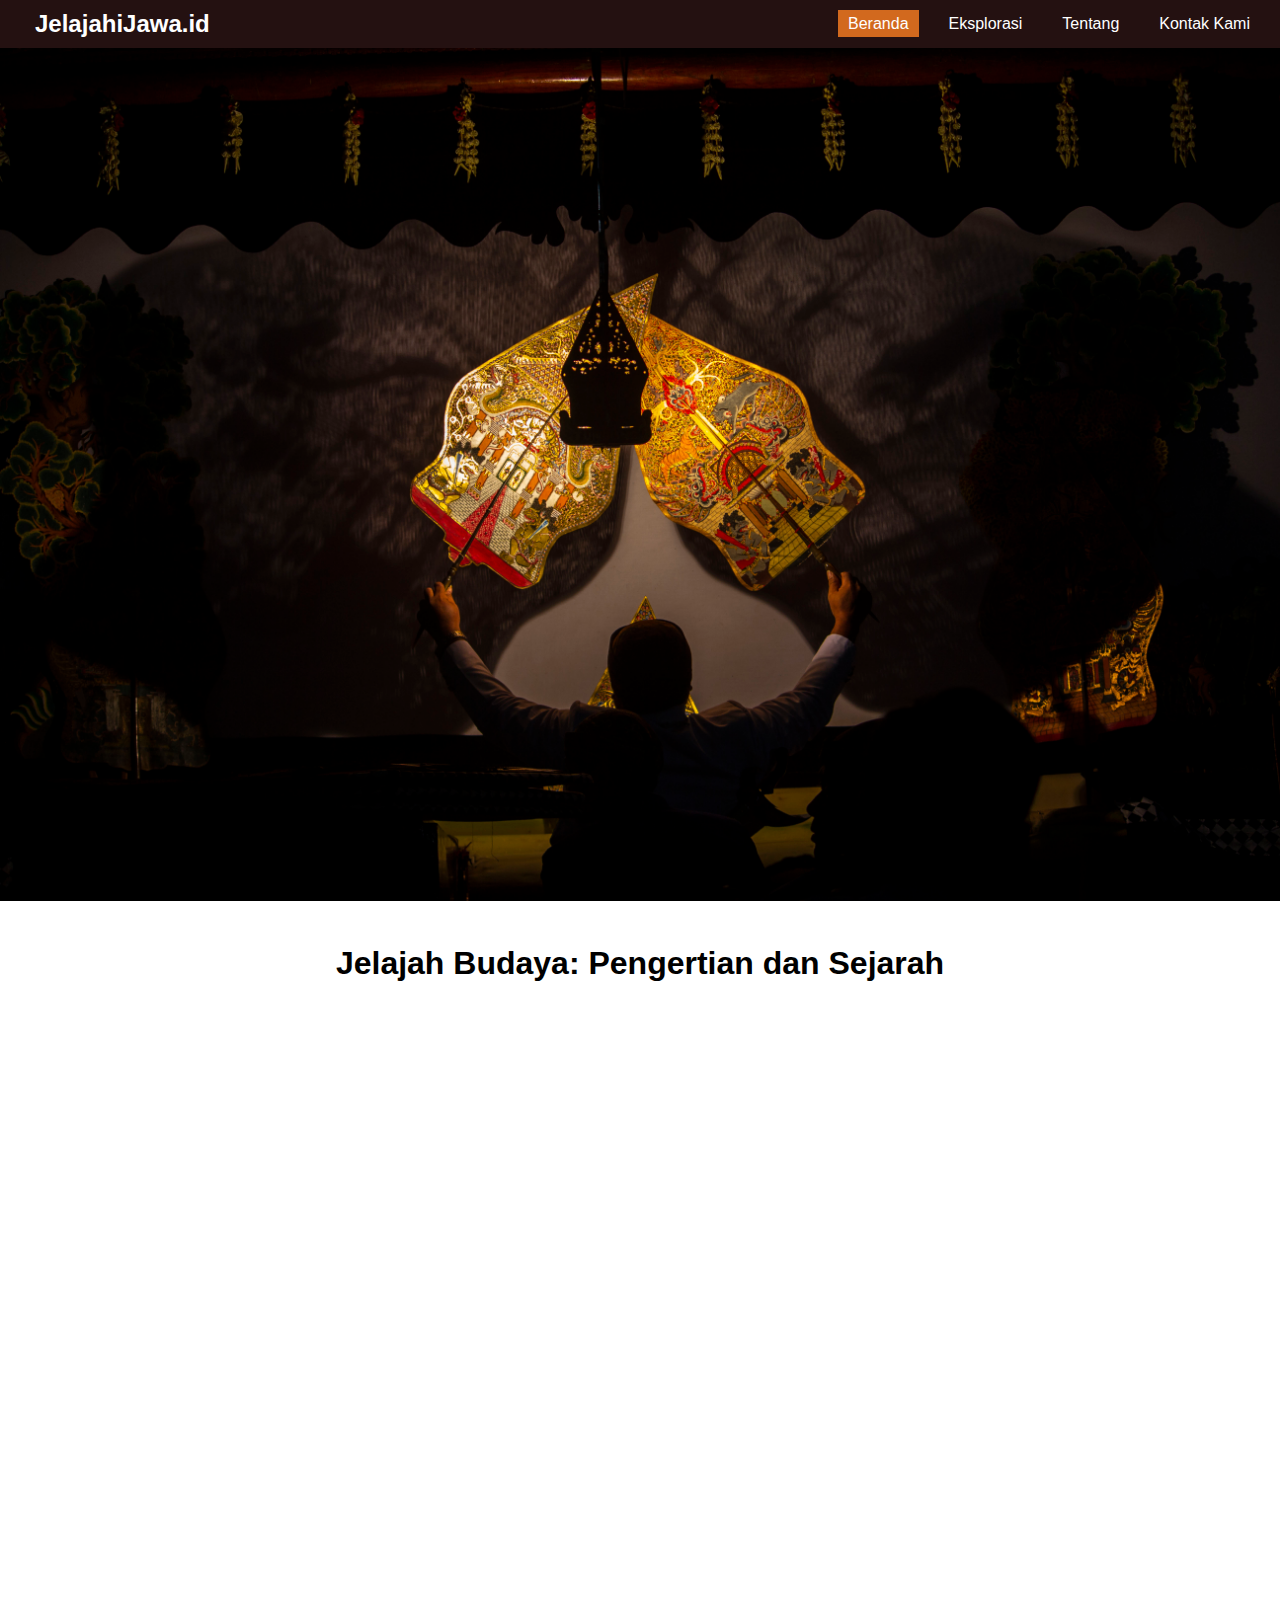
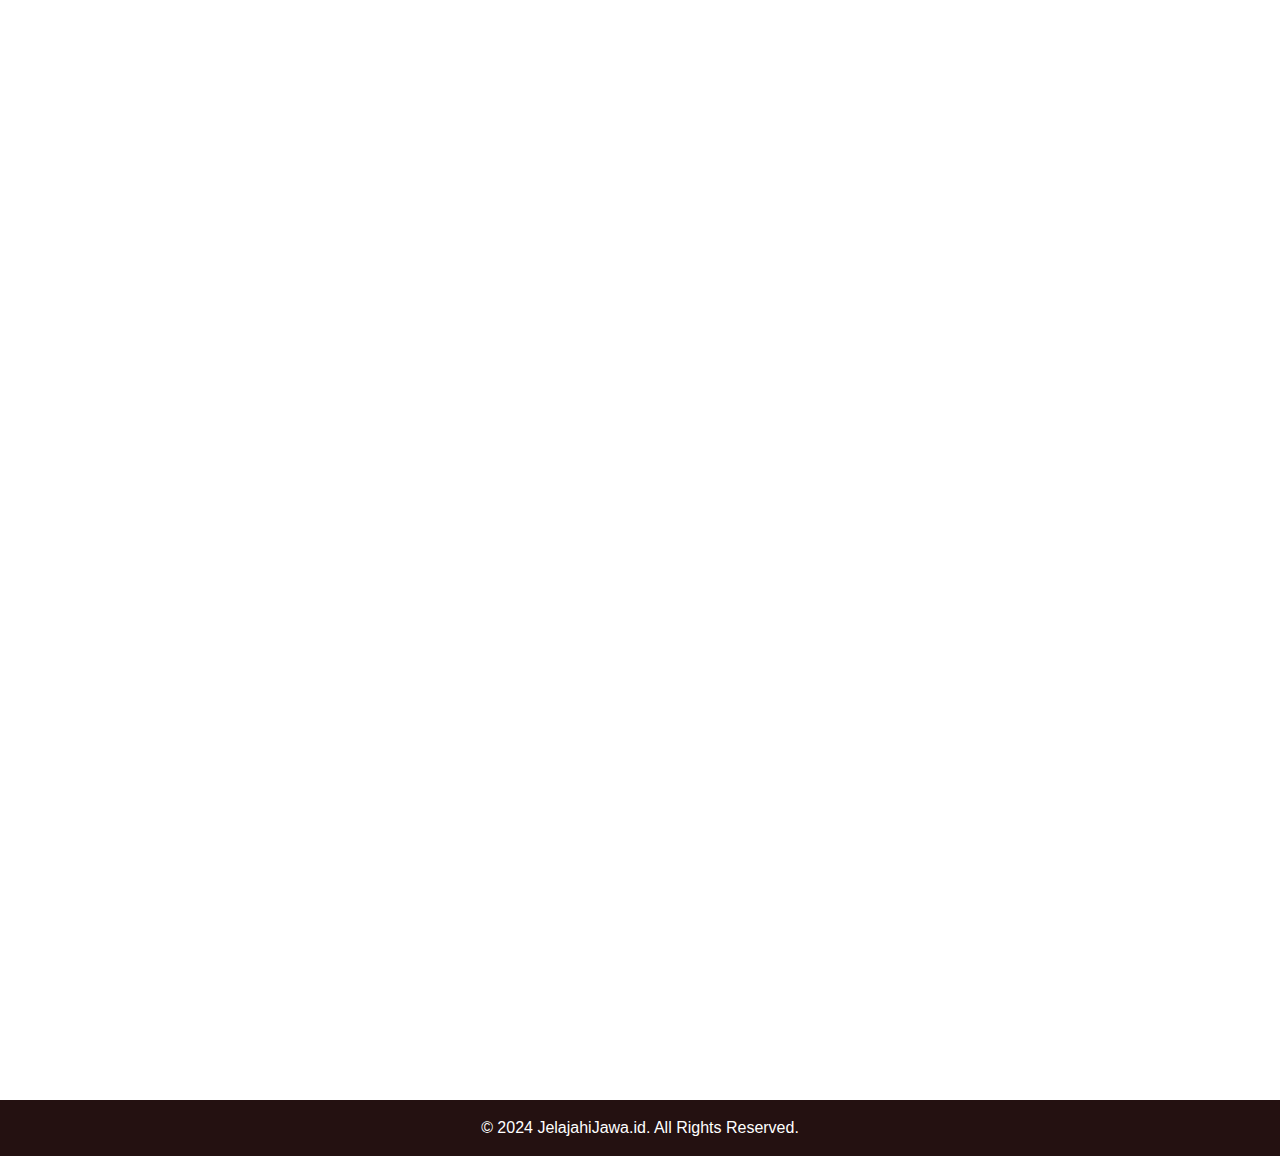
<file: JelajahiJawa.id/index.html>
<!DOCTYPE html>
<html lang="en">
<head>
    <meta charset="UTF-8">
    <meta name="viewport" content="width=device-width, initial-scale=1.0">
    <meta name="dicoding:email" content="salmanardi26@gmail.com">
    <title>Beranda - JelajahiJawa.id</title>
    <link rel="stylesheet" href="./src/style/style.css">
    <link rel="icon" href="./asset/img/icontab.jpeg" type="image/jpeg">
</head>
<body>
    <header>
        <nav>
            <div class="logo">JelajahiJawa.id</div>
            <button class="toggle-button">&#9776;</button>
            <ul class="nav-links">
                <li><a href="#" class="active">Beranda</a></li>
                <li><a href="eksplorasi.html">Eksplorasi</a></li>
                <li><a href="tentang.html">Tentang</a></li>
                <li><a href="kontak.html">Kontak Kami</a></li>
            </ul>
        </nav>
    </header>
    <div class="hero">
        <img src="./asset/img/Background.jpg" alt="Hero Image">
        <h1 class="welcome-text">WELCOME TO JELAJAHIJAWA.ID</h1>
    </div>
    <main>
        <h2 class="section-title">Jelajah Budaya: Pengertian dan Sejarah</h2>
        <div class="info-boxes">
            <div class="info-box right">
                <h3>Adat Istiadat</h3>
                <p>
                    Adat istiadat di Indonesia adalah norma, nilai, dan kebiasaan yang diwariskan secara turun-temurun dalam masyarakat yang mencerminkan identitas dan budaya suatu daerah. 
                    Sejarahnya bermula dari zaman prasejarah ketika masyarakat Indonesia mulai membentuk komunitas-komunitas dengan struktur sosial yang sederhana. Melalui proses akulturasi dan interaksi dengan budaya lain, 
                    seperti India, Tiongkok, Arab, dan Eropa, adat istiadat Indonesia berkembang dan memperkaya keragaman budaya nusantara. Setiap daerah memiliki adat istiadat yang unik, mencakup upacara adat, hukum adat, 
                    seni, dan cara hidup, yang semuanya tetap lestari hingga kini dan menjadi bagian integral dari kehidupan masyarakat Indonesia.
                </p>
            </div>
            <div class="info-box left">
                <h3>Seni</h3>
                <p>Seni di Indonesia mencakup berbagai bentuk ekspresi budaya yang berkembang sejak zaman prasejarah hingga modern. 
                    Sejarah seni di Indonesia dimulai dari peninggalan seni prasejarah seperti lukisan gua di Sulawesi dan patung megalitik di Sumatra. 
                    Pada periode Hindu-Buddha, seni berkembang pesat dengan munculnya candi-candi megah seperti Borobudur dan Prambanan. 
                    Pengaruh Islam pada abad ke-13 membawa seni kaligrafi dan arsitektur masjid. Masa kolonial Belanda memperkenalkan seni Barat, yang kemudian diadaptasi oleh seniman Indonesia seperti Raden Saleh. 
                    Setelah kemerdekaan, seni di Indonesia berkembang dengan gaya modern dan kontemporer, mencerminkan identitas nasional dan dinamika sosial-politik. Seni rupa, tari, musik, dan teater terus bertransformasi, 
                    menunjukkan keragaman budaya dan kreativitas masyarakat Indonesia.
                </p>
            </div>
            <div class="info-box right">
                <h3>Tradisi</h3>
                <p>Tradisi di Indonesia mencakup beragam praktik budaya yang kaya dan beraneka ragam, dari upacara adat hingga seni pertunjukan yang memukau. 
                    Tradisi-tradisi ini telah berkembang sejak zaman kuno, dipengaruhi oleh berbagai etnis, agama, dan periode sejarah. 
                    Sejarah Indonesia yang panjang dan keragaman geografisnya telah menciptakan keragaman tradisi yang unik di setiap wilayahnya, 
                    menjadi warisan budaya yang berharga dan menjadi bagian integral dari identitas bangsa Indonesia.
                </p>
            </div>
            <div class="info-box left">
                <h3>Bahasa</h3>
                <p>Bahasa Indonesia adalah bahasa resmi dan lingua franca di Indonesia, digunakan oleh lebih dari 270 juta orang. 
                    Bahasa ini merupakan bahasa resmi negara sejak kemerdekaan Indonesia pada tahun 1945, meskipun sebelumnya telah ada upaya untuk menstandardisasikan bahasa Melayu sebagai bahasa nasional. 
                    Proses standardisasi dimulai pada awal abad ke-20 dengan diluncurkannya Ejaan Van Ophuysen pada tahun 1901, kemudian diikuti oleh Ejaan Republik pada tahun 1947. Bahasa Indonesia terus berkembang seiring waktu, 
                    mengintegrasikan kata-kata dari berbagai bahasa daerah di Indonesia serta bahasa-bahasa asing.
                </p>
            </div>
            <div class="info-box right">
                <h3>Nilai-Nilai Budaya</h3>
                <p>Nilai-nilai budaya di Indonesia mencakup keragaman yang kaya, meliputi kebersamaan, gotong royong, rasa hormat terhadap leluhur, serta semangat religiusitas. 
                    Sejarahnya dipengaruhi oleh peradaban Hindu-Buddha dan Islam, di mana kearifan lokal menyatu dengan ajaran-ajaran agama tersebut. Nilai-nilai ini terus berkembang seiring waktu, 
                    dipengaruhi oleh pengalaman kolonialisme, gerakan nasionalis, dan modernisasi, tetapi tetap menjadi pondasi kuat dalam kehidupan sosial dan budaya masyarakat Indonesia.
                </p>
            </div>
        </div>
    </main>
    <footer>
        <p>&copy; 2024 JelajahiJawa.id. All Rights Reserved.</p>
    </footer>
    <script type="module" src="./src/scripts/scripts.js"></script>
</body>
</html>
</file>
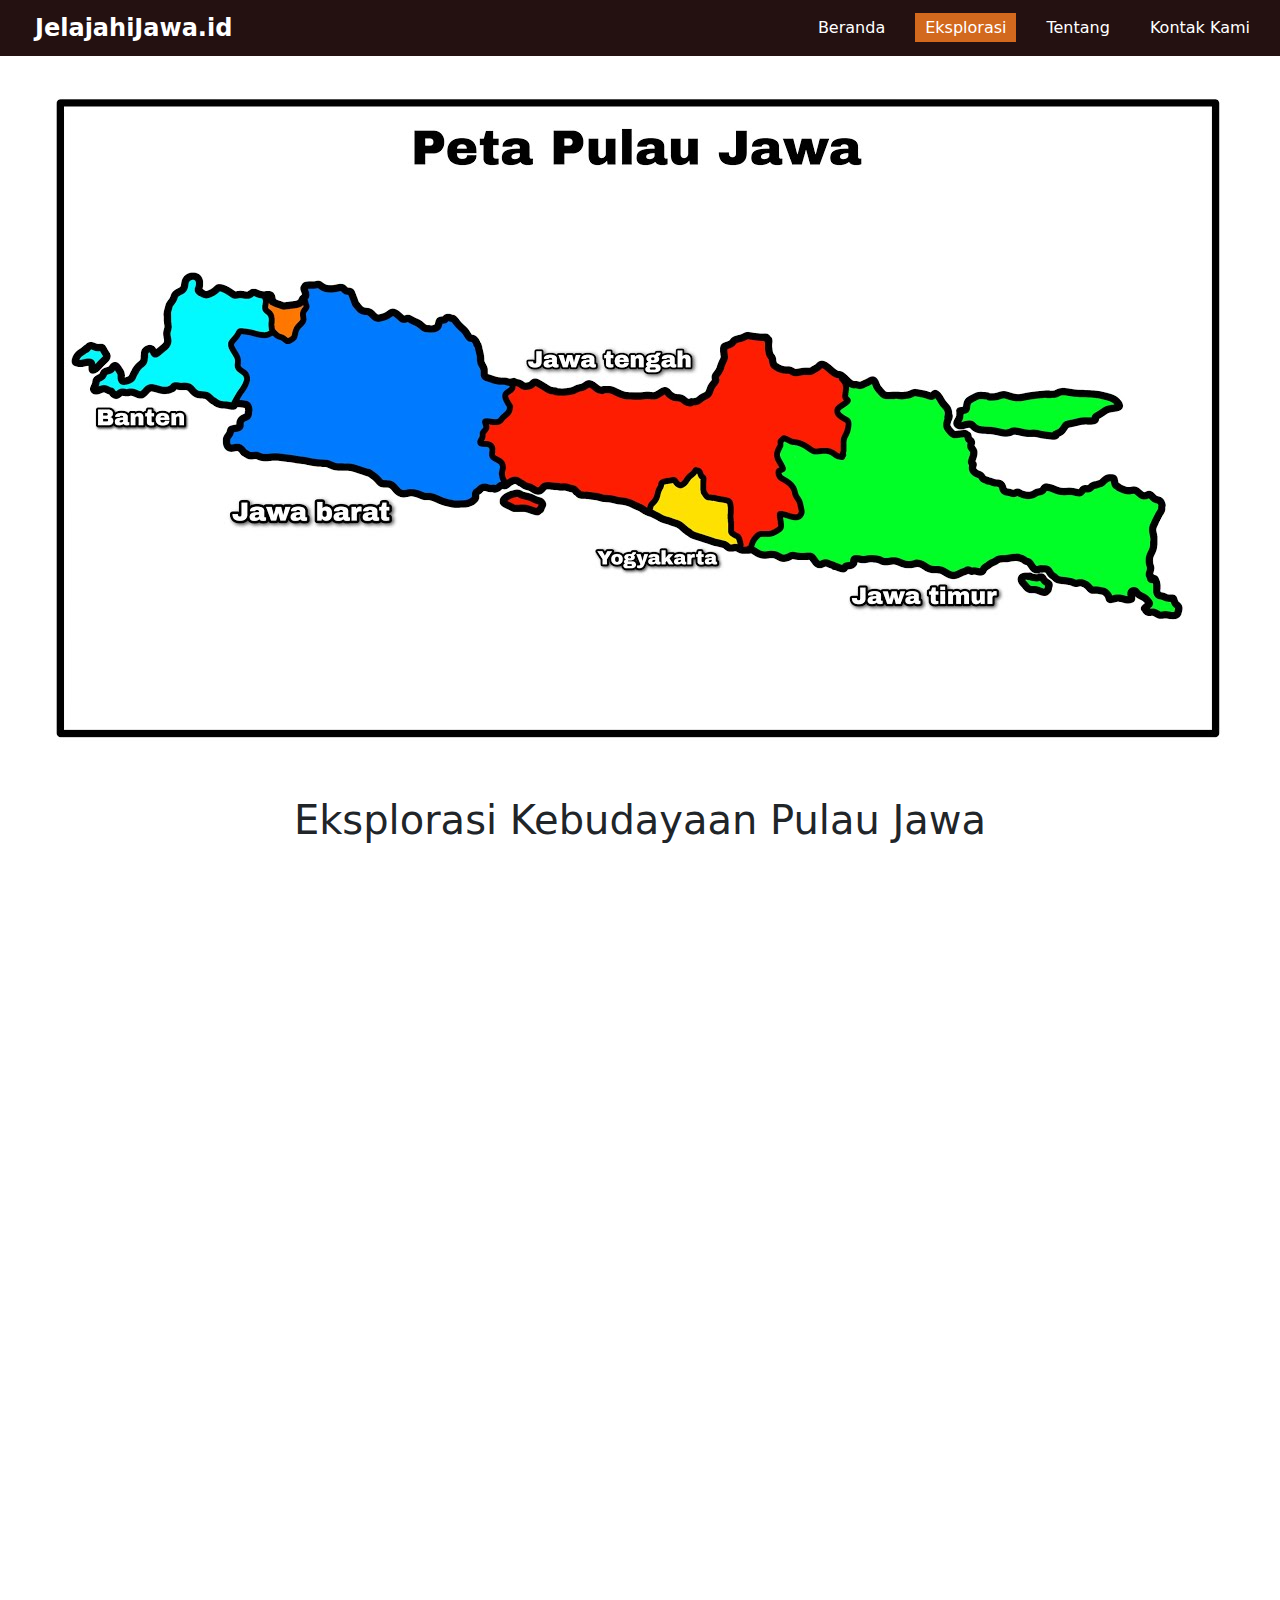
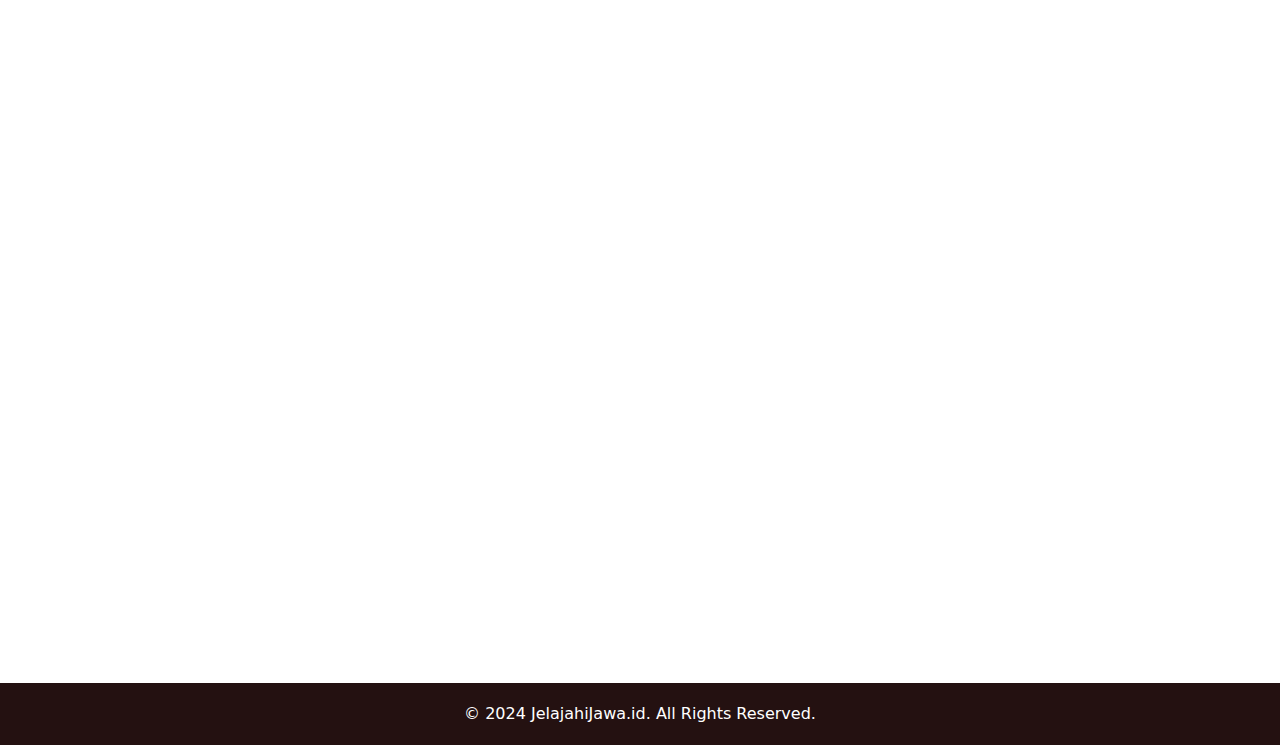
<file: JelajahiJawa.id/eksplorasi.html>
<!DOCTYPE html>
<html lang="id">
  <head>
    <meta charset="UTF-8" />
    <meta name="viewport" content="width=device-width, initial-scale=1.0" />
    <title>Eksplorasi - JelajahiJawa.id</title>
    <link rel="stylesheet" href="./src/style/eksplorasi.css" />
    <link href="https://cdn.jsdelivr.net/npm/bootstrap@5.3.3/dist/css/bootstrap.min.css" rel="stylesheet" />
    <script src="https://cdn.jsdelivr.net/npm/bootstrap@5.3.3/dist/js/bootstrap.bundle.min.js"></script>
    <link rel="icon" href="./asset/img/icontab.jpeg" type="image/jpeg" />
    <link rel="stylesheet" href="https://unpkg.com/aos@next/dist/aos.css" />
  </head>
  <body>
    <navbar-eksplorasi></navbar-eksplorasi>
    <section class="hero-image">
      <img src="./asset/img/petajawa.jpg" alt="peta Jawa" />
    </section>
    <main>
      <div class="content">
        <article>
          <h1 class="judul">Eksplorasi Kebudayaan Pulau Jawa</h1>
          <section class="card-content">
            <div class="card box-content" style="width: 100%">
              <img src="./asset/img/banten.jpg" class="card-img-top" alt="Banten" data-aos="zoom-in" data-aos-delay="50" />
              <div class="card-body">
                <h5 class="card-title">Banten</h5>
                <p class="card-text">
                  Provinsi Banten terletak di ujung barat Pulau Jawa dan berbatasan langsung dengan DKI Jakarta. Diresmikan sebagai provinsi pada tahun 2000, Banten memiliki ibu kota di Serang. Provinsi ini kaya akan sejarah dan budaya,
                  dengan peninggalan Kerajaan Banten yang berjaya pada abad ke-16 hingga ke-17 sebagai pusat perdagangan dan penyebaran agama Islam.
                </p>
                <a href="./src/templates/banten.html" class="btn btn-warning">Lihat Detail</a>
              </div>
            </div>
            <div class="card box-content" style="width: 100%">
              <img src="./asset/img/jawabarat.jpg" class="card-img-top" alt="Jawa Barat" data-aos="zoom-in" data-aos-delay="100" />
              <div class="card-body">
                <h5 class="card-title">Jawa Barat</h5>
                <p class="card-text">
                  Provinsi Jawa Barat merupakan salah satu provinsi yang terletak di bagian barat Pulau Jawa, Indonesia. Wilayah ini memiliki keanekaragaman budaya, sejarah, dan alam yang kaya. Jawa Barat merupakan tempat asal suku Sunda,
                  yang memiliki tradisi dan kesenian khas seperti tari jaipong, angklung, dan wayang golek. Selain itu, provinsi ini juga memiliki Warisan Budaya Tak Benda seperti angklung dan tari kuda lumping.
                </p>
                <a href="./src/templates/jawabarat.html" class="btn btn-warning">Lihat Detail</a>
              </div>
            </div>
            <div class="card box-content" style="width: 100%">
              <img src="./asset/img/Jakarta.jpg" class="card-img-top" alt="DKI Jakarta" data-aos="zoom-in" data-aos-delay="150" />
              <div class="card-body">
                <h5 class="card-title">DKI Jakarta</h5>
                <p class="card-text">
                  DKI Jakarta adalah provinsi dan ibu kota Indonesia yang terletak di Pulau Jawa. Sebagai pusat politik, ekonomi, dan budaya negara, Jakarta merupakan kota metropolitan yang padat penduduk dan memiliki keberagaman etnis
                  serta budaya yang kaya. Selain sebagai pusat pemerintahan, Jakarta juga menjadi pusat bisnis, perdagangan, dan industri yang penting di Indonesia. Wilayah Jakarta terdiri dari lima kabupaten administratif, yaitu Jakarta
                  Pusat, Jakarta Utara, Jakarta Barat, Jakarta Timur, dan Jakarta Selatan.
                </p>
                <a href="./src/templates/dki-jakarta.html" class="btn btn-warning">Lihat Detail</a>
              </div>
            </div>
            <div class="card box-content" style="width: 100%">
              <img src="./asset/img/DIY.jpg" class="card-img-top" alt="DI Yogyakarta" data-aos-delay="200" data-aos="zoom-in" />
              <div class="card-body">
                <h5 class="card-title">DI Yogyakarta</h5>
                <p class="card-text">
                  Provinsi Daerah Istimewa Yogyakarta (DIY) adalah salah satu daerah yang kaya akan budaya dan sejarah di Indonesia. DIY dikenal sebagai pusat kebudayaan Jawa yang memadukan tradisi, seni, dan kearifan lokal dengan
                  modernitas. Keraton Yogyakarta, sebagai simbol kekuasaan dan kebudayaan, menjadi pusat kegiatan budaya tradisional seperti wayang kulit, tari Jawa, dan gamelan.
                </p>
                <a href="./src/templates/di-yogyakarta.html" class="btn btn-warning">Lihat Detail</a>
              </div>
            </div>
            <div class="card box-content" style="width: 100%">
              <img src="./asset/img/jawatengah.jpg" class="card-img-top" alt="Jawa Tengah" data-aos="zoom-in" data-aos-delay="250" />
              <div class="card-body">
                <h5 class="card-title">Jawa Tengah</h5>
                <p class="card-text">
                  Jawa Tengah, terletak di tengah Pulau Jawa, memiliki kekayaan budaya yang meliputi berbagai tradisi, seni, dan warisan sejarah. Sebagai pusat kebudayaan Jawa, provinsi ini memainkan peran penting dalam mempertahankan dan
                  mewarisi budaya Jawa yang kaya. Salah satu ciri khasnya adalah keberagaman keraton, seperti Keraton Kasunanan Surakarta dan Keraton Yogyakarta, yang menjadi pusat seni, budaya, dan kepercayaan tradisional.
                </p>
                <a href="./src/templates/jawatengah.html" class="btn btn-warning">Lihat Detail</a>
              </div>
            </div>
            <div class="card box-content" style="width: 100%">
              <img src="./asset/img/jawatimur.jpg" class="card-img-top" data-aos-delay="300" alt="Jawa Timur" data-aos="zoom-in" />
              <div class="card-body">
                <h5 class="card-title">Jawa Timur</h5>
                <p class="card-text">
                  Provinsi Jawa Timur, terletak di bagian timur Pulau Jawa, adalah salah satu provinsi terbesar di Indonesia yang kaya akan keberagaman budaya, alam, dan sejarah. Dikenal sebagai "Bumi Jawa", provinsi ini memiliki beragam
                  kebudayaan tradisional, termasuk seni pertunjukan seperti Reog Ponorogo, tari-tarian daerah, dan musik tradisional. Jawa Timur juga memiliki kekayaan arsitektur dan situs bersejarah, seperti Candi Penataran dan Candi Jago,
                  yang menjadi saksi bisu peradaban masa lampau.
                </p>
                <a href="./src/templates/jawatimur.html" class="btn btn-warning">Lihat Detail</a>
              </div>
            </div>
          </section>
        </article>
      </div>

    </main>

    <footer-eksplorasi></footer-eksplorasi>

    <script src="https://unpkg.com/aos@next/dist/aos.js"></script>
    <script>
      const boxContent = document.querySelectorAll(".box-content");
      boxContent.forEach((box, index) => {
        box.dataset.aos = "fade-down-left";
        box.dataset.aosDelay = index * 200;
        box.dataset.aosDuration = 2500;
      });
      AOS.init({
        once: true,
        duration: 2000,
      });
    </script>
    <script type="module" src="./src/scripts/scripts.js"></script>
  </body>
    <script type="module" src="./src/scripts/scripts.js"></script>
</body>
</html>
</file>
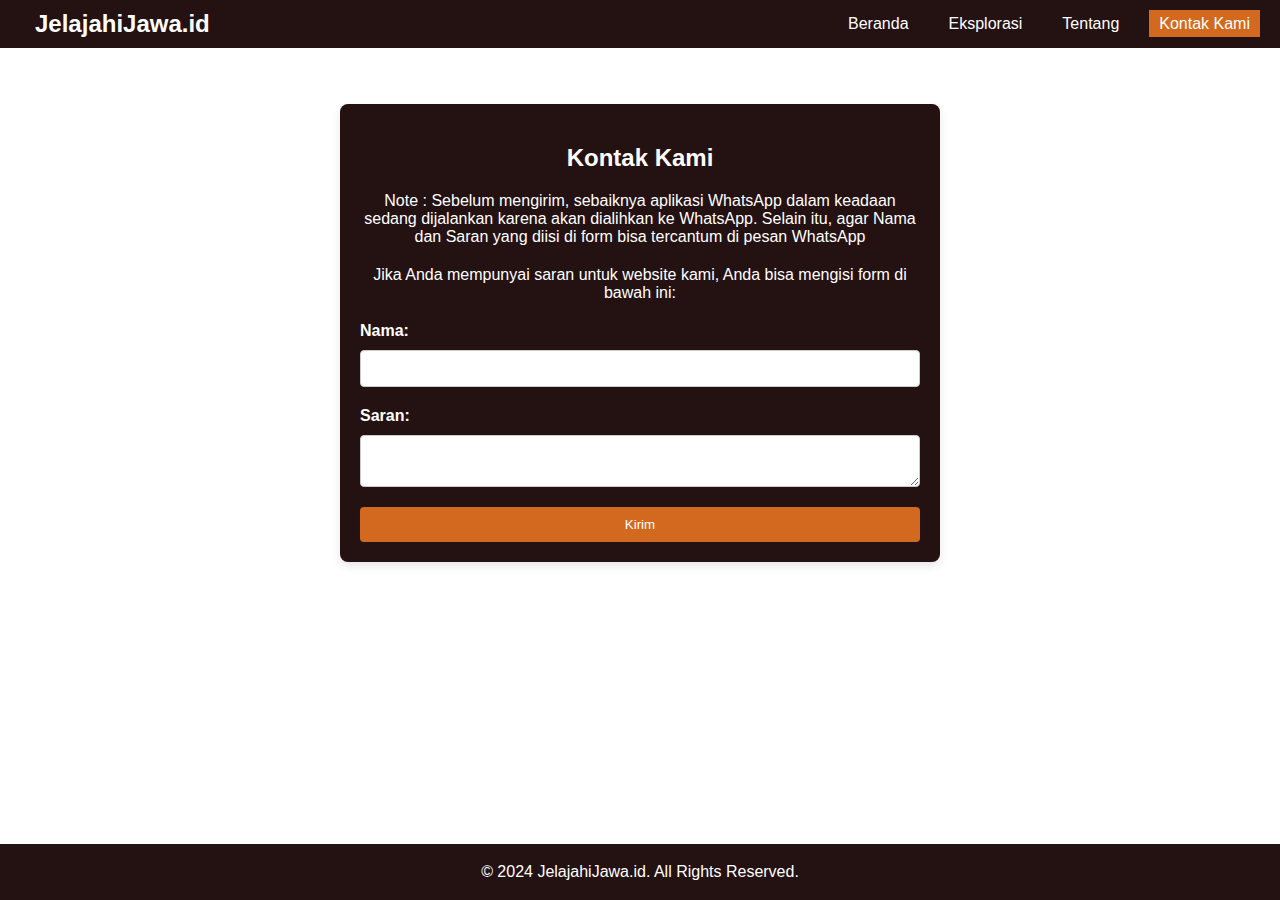
<file: JelajahiJawa.id/kontak.html>
<!DOCTYPE html>
<html lang="en">
<head>
    <meta charset="UTF-8">
    <meta name="viewport" content="width=device-width, initial-scale=1.0">
    <title>Kontak Kami - JelajahiJawa.id</title>
    <link rel="stylesheet" href="./src/style/kontak.css">
    <link rel="icon" href="./asset/img/icontab.jpeg" type="image/jpeg">
</head>
<body>
    <header>
        <nav>
            <div class="logo">JelajahiJawa.id</div>
            <button class="toggle-button">&#9776;</button>
            <ul class="nav-links">
                <li><a href="index.html">Beranda</a></li>
                <li><a href="eksplorasi.html">Eksplorasi</a></li>
                <li><a href="tentang.html">Tentang</a></li>
                <li><a href="#"class="active">Kontak Kami</a></li>
            </ul>
        </nav>
    </header>
    <main><br><br>
        <section class="contact-form">
            <div class="form-card">
                <h2>Kontak Kami</h2>
                <p>Note : Sebelum mengirim, sebaiknya aplikasi WhatsApp dalam keadaan sedang dijalankan karena akan dialihkan ke WhatsApp. 
                    Selain itu, agar Nama dan Saran yang diisi di form bisa tercantum di pesan WhatsApp</p>
                <p>Jika Anda mempunyai saran untuk website kami, Anda bisa mengisi form di bawah ini:</p>
                <form id="contact-form">
                    <label for="name">Nama:</label>
                    <input type="text" id="name" name="name" required>

                    <label for="suggestion">Saran:</label>
                    <textarea id="suggestion" name="suggestion" required></textarea>

                    <button type="submit">Kirim</button>
                </form>
            </div>
        </section>
    </main>
    <footer>
        <p>&copy; 2024 JelajahiJawa.id. All Rights Reserved.</p>
    </footer>
    <script type="module" src="./src/scripts/kontak.js"></script>
</body>
</html>
</file>
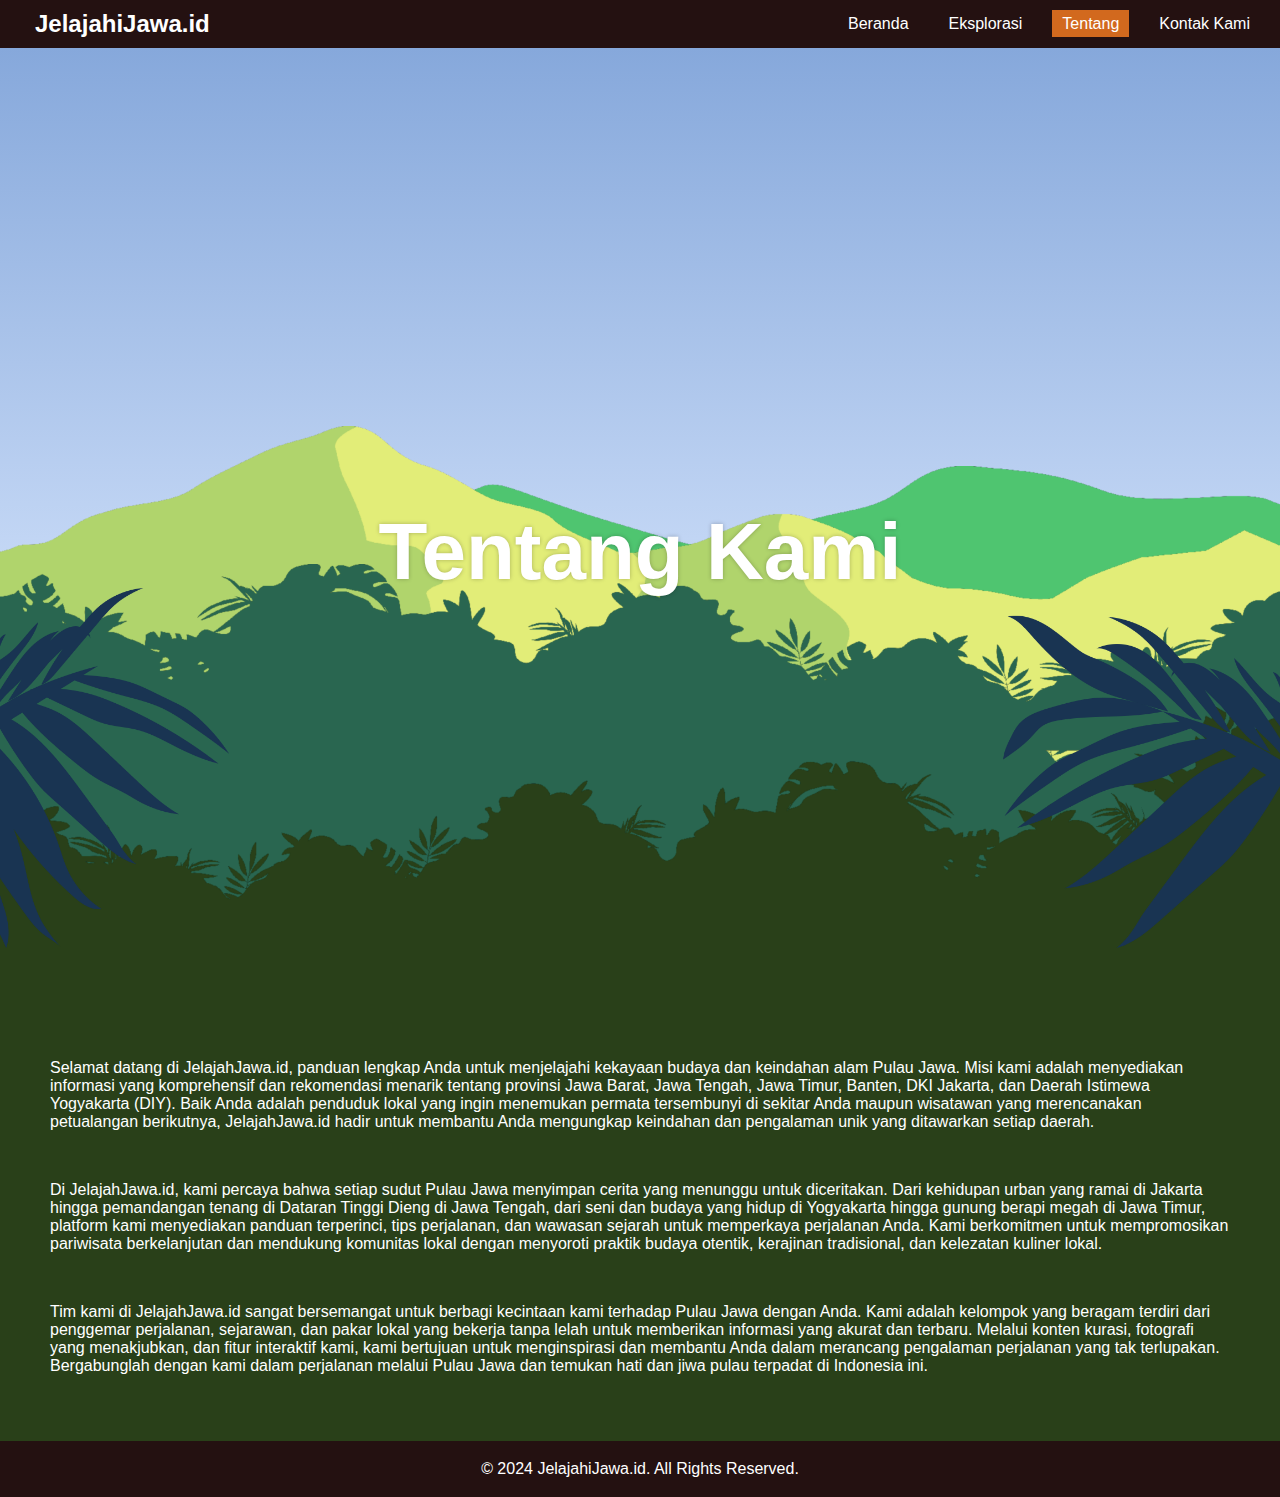
<file: JelajahiJawa.id/tentang.html>
<!DOCTYPE html>
<html lang="en">
<head>
    <meta charset="UTF-8">
    <meta name="viewport" content="width=device-width, initial-scale=1.0">
    <title>Tentang Kami - JelajahiJawa.id</title>
    <link rel="stylesheet" href="./src/style/tentang.css">
    <link rel="icon" href="./asset/img/icontab.jpeg" type="image/jpeg">
</head>
<body>
    <header>
        <nav>
            <div class="logo">JelajahiJawa.id</div>
            <button class="toggle-button">&#9776;</button>
            <ul class="nav-links">
                <li><a href="index.html">Beranda</a></li>
                <li><a href="eksplorasi.html">Eksplorasi</a></li>
                <li><a href="#" class="active">Tentang</a></li>
                <li><a href="kontak.html">Kontak Kami</a></li>
            </ul>            
        </nav>
    </header>    

    <section class="home">
        <img src="./asset/tentang/mount2.png" class="mount2">
        <img src="./asset/tentang/mount1.png" class="mount1">
        <img src="./asset/tentang/bush2.png" class="bush2">

        <h1 class="title">Tentang Kami</h1>

        <img src="./asset/tentang/bush1.png" class="bush1">
        <img src="./asset/tentang/leaf2.png" class="leaf2">
        <img src="./asset/tentang/leaf1.png" class="leaf1">
    </section>

    <section class="about">
        <h1></h1>
        <br>
        <p>Selamat datang di JelajahJawa.id, panduan lengkap Anda untuk menjelajahi kekayaan budaya dan keindahan alam Pulau Jawa. Misi kami adalah menyediakan informasi yang komprehensif dan rekomendasi menarik tentang provinsi Jawa Barat, Jawa Tengah, Jawa Timur, Banten, DKI Jakarta, dan Daerah Istimewa Yogyakarta (DIY). Baik Anda adalah penduduk lokal yang ingin menemukan permata tersembunyi di sekitar Anda maupun wisatawan yang merencanakan petualangan berikutnya, JelajahJawa.id hadir untuk membantu Anda mengungkap keindahan dan pengalaman unik yang ditawarkan setiap daerah.</p>
        <br>
        <p>Di JelajahJawa.id, kami percaya bahwa setiap sudut Pulau Jawa menyimpan cerita yang menunggu untuk diceritakan. Dari kehidupan urban yang ramai di Jakarta hingga pemandangan tenang di Dataran Tinggi Dieng di Jawa Tengah, dari seni dan budaya yang hidup di Yogyakarta hingga gunung berapi megah di Jawa Timur, platform kami menyediakan panduan terperinci, tips perjalanan, dan wawasan sejarah untuk memperkaya perjalanan Anda. Kami berkomitmen untuk mempromosikan pariwisata berkelanjutan dan mendukung komunitas lokal dengan menyoroti praktik budaya otentik, kerajinan tradisional, dan kelezatan kuliner lokal.</p>
        <br>
        <p>Tim kami di JelajahJawa.id sangat bersemangat untuk berbagi kecintaan kami terhadap Pulau Jawa dengan Anda. Kami adalah kelompok yang beragam terdiri dari penggemar perjalanan, sejarawan, dan pakar lokal yang bekerja tanpa lelah untuk memberikan informasi yang akurat dan terbaru. Melalui konten kurasi, fotografi yang menakjubkan, dan fitur interaktif kami, kami bertujuan untuk menginspirasi dan membantu Anda dalam merancang pengalaman perjalanan yang tak terlupakan. Bergabunglah dengan kami dalam perjalanan melalui Pulau Jawa dan temukan hati dan jiwa pulau terpadat di Indonesia ini.</p>
    </section>

    <footer>
        <p>&copy; 2024 JelajahiJawa.id. All Rights Reserved.</p>
    </footer>
    <script src="./src/scripts/tentang.js"></script>
    <script type="module" src="./src/scripts/scripts.js"></script>
</body>
</html>
</file>
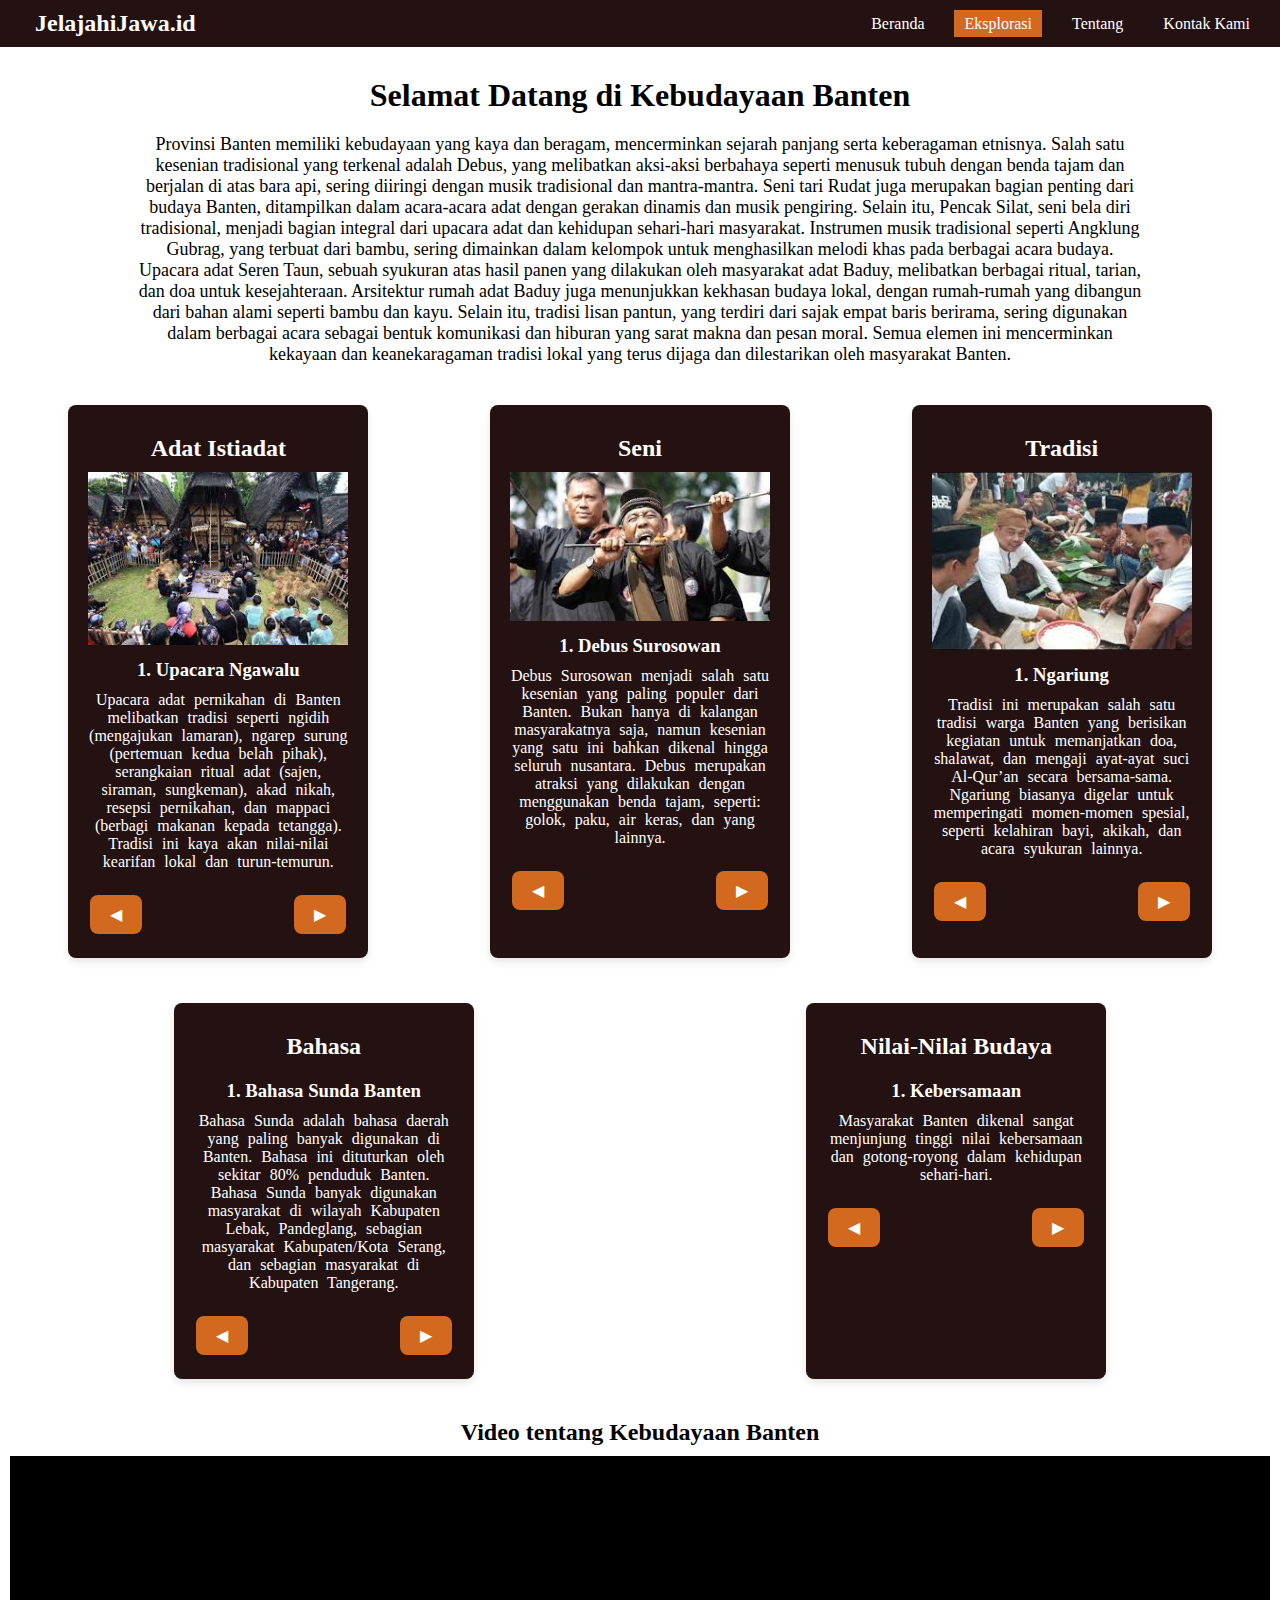
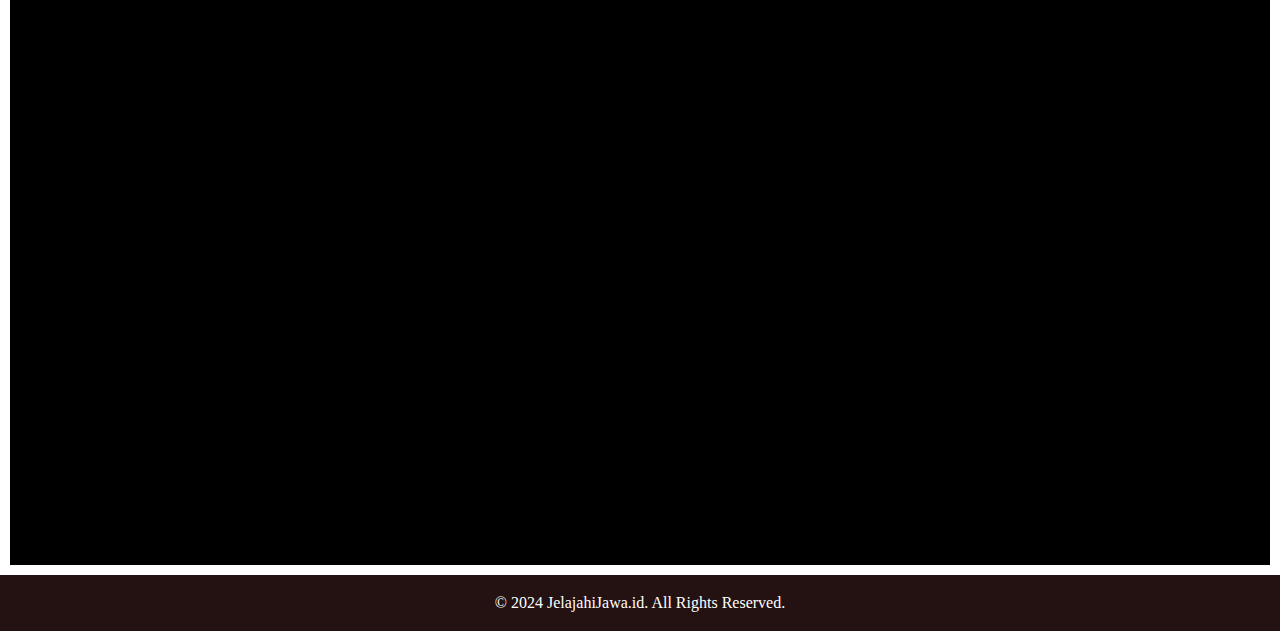
<file: JelajahiJawa.id/src/templates/banten.html>
<!DOCTYPE html>
<html lang="en">
<head>
    <meta charset="UTF-8">
    <meta name="viewport" content="width=device-width, initial-scale=1.0">
    <title>Kebudayaan Banten</title>
    <link rel="stylesheet" href="../style/eksplorasi.css">
    <link rel="icon" href="../../asset/img/icontab.jpeg" type="image/jpeg">
</head>
<body>
    <navbar-eksplorasi></navbar-eksplorasi>
    <main>
        <article class="content">
            <section class="judul-content">
                <h1 class="animated-text">Selamat Datang di Kebudayaan Banten</h1>
                <p class="animated-text">Provinsi Banten memiliki kebudayaan yang kaya dan beragam, mencerminkan sejarah panjang serta keberagaman etnisnya. Salah satu kesenian tradisional yang terkenal adalah Debus, yang melibatkan aksi-aksi berbahaya seperti menusuk tubuh dengan benda tajam dan berjalan di atas bara api, sering diiringi dengan musik tradisional dan mantra-mantra. Seni tari Rudat juga merupakan bagian penting dari budaya Banten, ditampilkan dalam acara-acara adat dengan gerakan dinamis dan musik pengiring. Selain itu, Pencak Silat, seni bela diri tradisional, menjadi bagian integral dari upacara adat dan kehidupan sehari-hari masyarakat. Instrumen musik tradisional seperti Angklung Gubrag, yang terbuat dari bambu, sering dimainkan dalam kelompok untuk menghasilkan melodi khas pada berbagai acara budaya. Upacara adat Seren Taun, sebuah syukuran atas hasil panen yang dilakukan oleh masyarakat adat Baduy, melibatkan berbagai ritual, tarian, dan doa untuk kesejahteraan. Arsitektur rumah adat Baduy juga menunjukkan kekhasan budaya lokal, dengan rumah-rumah yang dibangun dari bahan alami seperti bambu dan kayu. Selain itu, tradisi lisan pantun, yang terdiri dari sajak empat baris berirama, sering digunakan dalam berbagai acara sebagai bentuk komunikasi dan hiburan yang sarat makna dan pesan moral. Semua elemen ini mencerminkan kekayaan dan keanekaragaman tradisi lokal yang terus dijaga dan dilestarikan oleh masyarakat Banten.</p>
            </section>
            <section class="grid">
                <div class="grid-item">
                    <h2>Adat Istiadat</h2>
                    <img id="adat-img" src="../../asset/img-banten/ngawalu.jfif" alt="adat banten">
                    <h3 id="adat-title">1. Upacara Ngawalu</h3>
                    <p id="adat-desc">Upacara adat pernikahan di Banten melibatkan tradisi seperti ngidih (mengajukan lamaran), ngarep surung (pertemuan kedua belah pihak), serangkaian ritual adat (sajen, siraman, sungkeman), akad nikah, resepsi pernikahan, dan mappaci (berbagi makanan kepada tetangga). Tradisi ini kaya akan nilai-nilai kearifan lokal dan turun-temurun.</p>
                    <div class="button-container">
                        <button onclick="prevAdat()">&#9664;</button>
                        <button onclick="nextAdat()">&#9654;</button>
                    </div>
                </div>
                <div class="grid-item">
                    <h2>Seni</h2>
                    <img id="seni-img" src="../../asset/img-banten/debu.jfif" alt="seni banten">
                    <h3 id="seni-title">1. Debus Surosowan</h3>
                    <p id="seni-desc">Debus Surosowan menjadi salah satu kesenian yang paling populer dari Banten. Bukan hanya di kalangan masyarakatnya saja, namun kesenian yang satu ini bahkan dikenal hingga seluruh nusantara. Debus merupakan atraksi yang dilakukan dengan menggunakan benda tajam, seperti: golok, paku, air keras, dan yang lainnya. </p>
                    <div class="button-container">
                        <button onclick="prevSeni()">&#9664;</button>
                        <button onclick="nextSeni()">&#9654;</button>
                    </div>
                </div>
                <div class="grid-item">
                    <h2>Tradisi</h2>
                    <img id="tradisi-img" src="../../asset/img-banten/ngariung.jfif" alt="tradisi banten">
                    <h3 id="tradisi-title">1. Ngariung</h3>
                    <p id="tradisi-desc">Tradisi ini merupakan salah satu tradisi warga Banten yang berisikan kegiatan untuk memanjatkan doa, shalawat, dan mengaji ayat-ayat suci Al-Qur’an secara bersama-sama. Ngariung biasanya digelar untuk memperingati momen-momen spesial, seperti kelahiran bayi, akikah, dan acara syukuran lainnya.</p>
                    <div class="button-container">
                        <button onclick="prevTradisi()">&#9664;</button>
                        <button onclick="nextTradisi()">&#9654;</button>
                    </div>
                </div>
                <div class="grid-item">
                    <h2>Bahasa</h2>
                    <h3 id="bahasa-title">1. Bahasa Sunda Banten</h3>
                    <p id="bahasa-desc">Bahasa Sunda adalah bahasa daerah yang paling banyak digunakan di Banten. Bahasa ini dituturkan oleh sekitar 80% penduduk Banten. Bahasa Sunda banyak digunakan masyarakat di wilayah Kabupaten Lebak, Pandeglang, sebagian masyarakat Kabupaten/Kota Serang, dan sebagian masyarakat di Kabupaten Tangerang.</p>
                    <div class="button-container">
                        <button onclick="prevBahasa()">&#9664;</button>
                        <button onclick="nextBahasa()">&#9654;</button>
                    </div>
                </div>
                <div class="grid-item">
                    <h2>Nilai-Nilai Budaya</h2>
                    <h3 id="nilai-budaya-title">1. Kebersamaan</h3>
                    <p id="nilai-budaya-desc">Masyarakat Banten dikenal sangat menjunjung tinggi nilai kebersamaan dan gotong-royong dalam kehidupan sehari-hari.</p>
                    <div class="button-container">
                        <button onclick="prevNilaiBudaya()">&#9664;</button>
                        <button onclick="nextNilaiBudaya()">&#9654;</button>
                    </div>
                </div>
            </section>
            <section class="video-container">
                <h2>Video tentang Kebudayaan Banten</h2>
                <div class="video-wrapper">
                    <iframe width="560" height="315" src="https://www.youtube.com/embed/l73jj4HHT_w?si=p60pNXhj51gqWRMe" title="YouTube video player" frameborder="0" allow="accelerometer; autoplay; clipboard-write; encrypted-media; gyroscope; picture-in-picture; web-share" referrerpolicy="strict-origin-when-cross-origin" allowfullscreen></iframe>
                </div>
            </section>
        </article>
    </main>
    <footer-eksplorasi></footer-eksplorasi>
    <script type="module" src="../scripts/scripts.js"></script>
    <script src="../scripts/banten.js"></script>
</body>
</html>
</file>
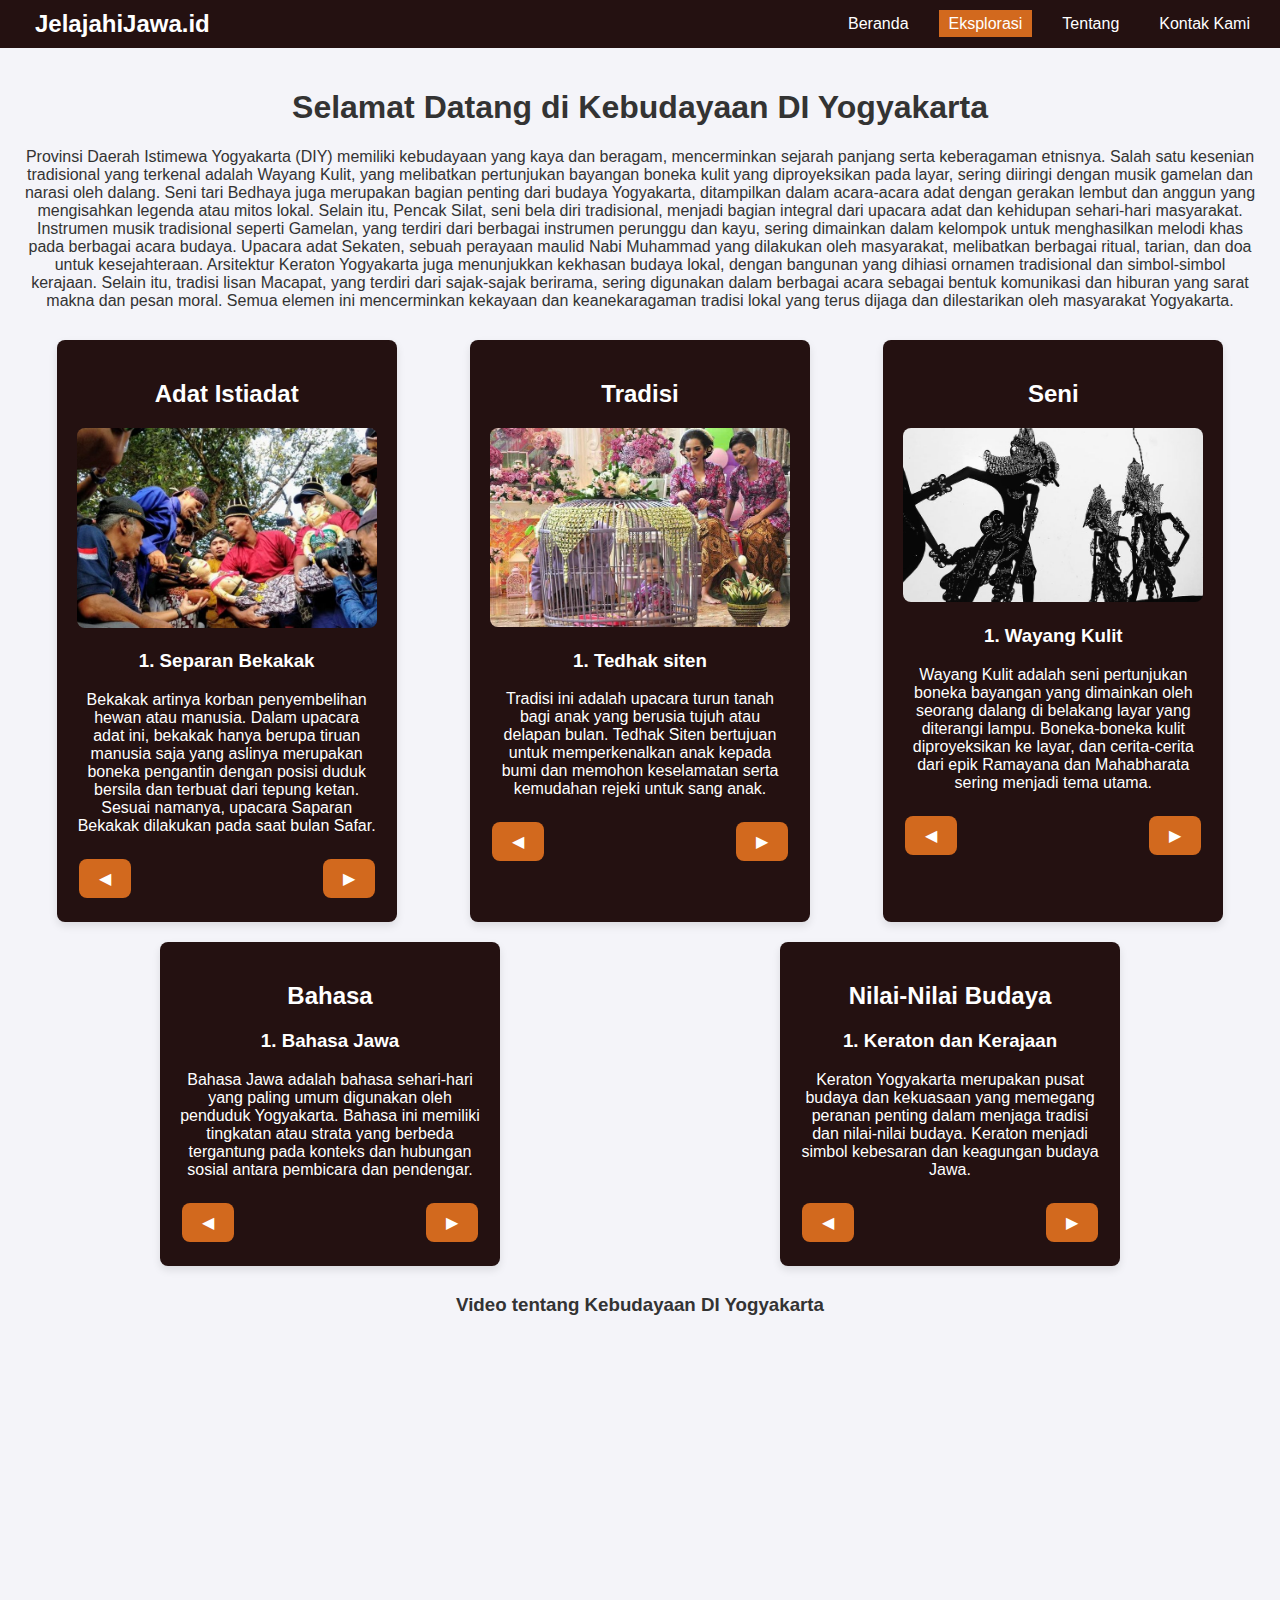
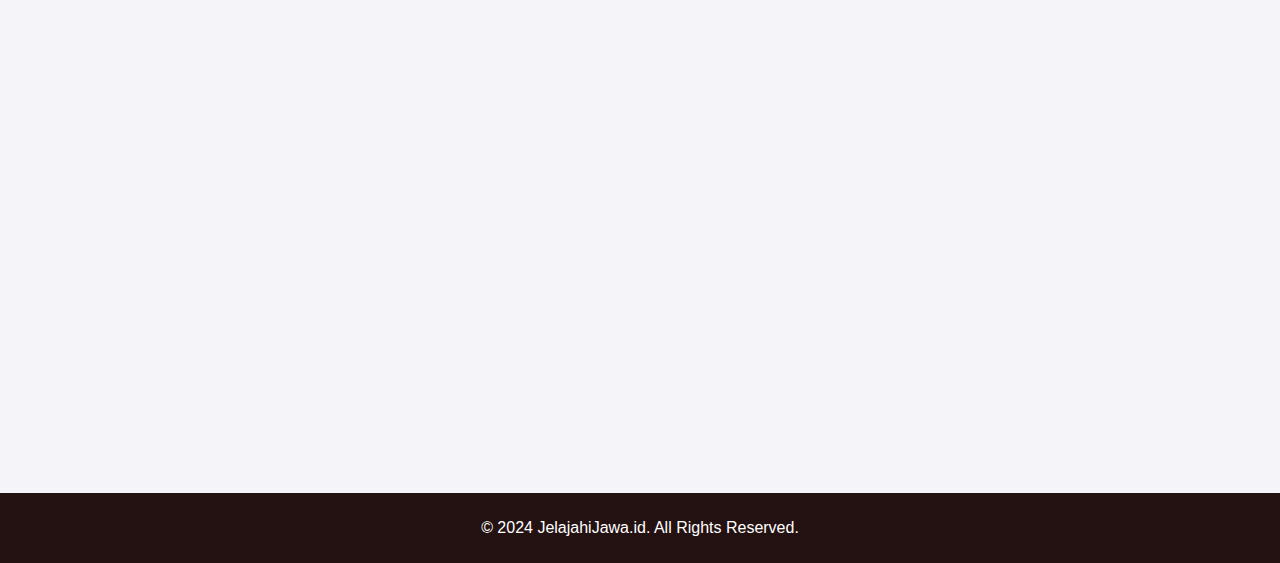
<file: JelajahiJawa.id/src/templates/di-yogyakarta.html>
<!DOCTYPE html>
<html lang="en">
<head>
    <meta charset="UTF-8">
    <meta name="viewport" content="width=device-width, initial-scale=1.0">
    <title>Kebudayaan DIY</title>
    <link rel="stylesheet" href="../style/diy.css">
    <link rel="icon" href="../../asset/img/icontab.jpeg" type="image/jpeg">
</head>
<body>
    <header>
        <nav>
            <div class="logo">JelajahiJawa.id</div>
            <button class="toggle-button">&#9776;</button>
            <ul class="nav-links">
                <li><a href="/" >Beranda</a></li>
                <li><a href="../../../eksplorasi.html" class="active">Eksplorasi</a></li>
                <li><a href="../../../tentang.html">Tentang</a></li>
                <li><a href="../../../kontak.html">Kontak Kami</a></li>
            </ul>            
        </nav>
      </header>  
    <main>
        <section class="intro">
            <h1 class="animated-text">Selamat Datang di Kebudayaan DI Yogyakarta</h1>
            <p class="animated-text">Provinsi Daerah Istimewa Yogyakarta (DIY) memiliki kebudayaan yang kaya dan beragam, mencerminkan sejarah panjang serta keberagaman etnisnya. Salah satu kesenian tradisional yang 
                terkenal adalah Wayang Kulit, yang melibatkan pertunjukan bayangan boneka kulit yang diproyeksikan pada layar, sering diiringi dengan musik gamelan dan narasi oleh dalang. Seni tari Bedhaya juga merupakan 
                bagian penting dari budaya Yogyakarta, ditampilkan dalam acara-acara adat dengan gerakan lembut dan anggun yang mengisahkan legenda atau mitos lokal. Selain itu, Pencak Silat, seni bela diri tradisional,
                 menjadi bagian integral dari upacara adat dan kehidupan sehari-hari masyarakat. Instrumen musik tradisional seperti Gamelan, yang terdiri dari berbagai instrumen perunggu dan kayu, sering dimainkan dalam 
                 kelompok untuk menghasilkan melodi khas pada berbagai acara budaya. Upacara adat Sekaten, sebuah perayaan maulid Nabi Muhammad yang dilakukan oleh masyarakat, melibatkan berbagai ritual, tarian, dan doa 
                 untuk kesejahteraan. Arsitektur Keraton Yogyakarta juga menunjukkan kekhasan budaya lokal, dengan bangunan yang dihiasi ornamen tradisional dan simbol-simbol kerajaan. Selain itu, tradisi lisan Macapat, 
                 yang terdiri dari sajak-sajak berirama, sering digunakan dalam berbagai acara sebagai bentuk komunikasi dan hiburan yang sarat makna dan pesan moral. Semua elemen ini mencerminkan kekayaan dan keanekaragaman 
                 tradisi lokal yang terus dijaga dan dilestarikan oleh masyarakat Yogyakarta.</p>
        </section>
        <section class="content">
            <div class="card">
                <h2>Adat Istiadat</h2>
                <img id="adat-img" src="../../asset/img-diy/separan-bakakak.jpg" alt="Adat Istiadat DIY">
                <h3 id="adat-title">1. Separan Bekakak</h3>
                <p id="adat-desc">Bekakak artinya korban penyembelihan hewan atau manusia. Dalam upacara adat ini, bekakak hanya berupa tiruan manusia saja yang aslinya merupakan boneka pengantin dengan posisi duduk 
                    bersila dan terbuat dari tepung ketan. Sesuai namanya, upacara Saparan Bekakak dilakukan pada saat bulan Safar.</p>
                <div class="button-container">
                    <button onclick="prevAdat()">&#9664;</button>
                    <button onclick="nextAdat()">&#9654;</button>
                </div>
            </div>
            <div class="card">
                <h2>Tradisi</h2>
                <img id="tradisi-img" src="../../asset/img-diy/tedhak-siten.jpg" alt="Tradisi DIY">
                <h3 id="tradisi-title">1. Tedhak siten</h3>
                <p id="tradisi-desc">Tradisi ini adalah upacara turun tanah bagi anak yang berusia tujuh atau delapan bulan. Tedhak Siten bertujuan untuk memperkenalkan
                     anak kepada bumi dan memohon keselamatan serta kemudahan rejeki untuk sang anak.</p>
                <div class="button-container">
                    <button onclick="prevTradisi()">&#9664;</button>
                    <button onclick="nextTradisi()">&#9654;</button>
                </div>
            </div>
            <div class="card">
                <h2>Seni</h2>
                <img id="seni-img" src="../../asset/img-diy/wayang.jpg" alt="Seni DIY">
                <h3 id="seni-title">1. Wayang Kulit</h3>
                <p id="seni-desc"> Wayang Kulit adalah seni pertunjukan boneka bayangan yang dimainkan oleh seorang dalang di belakang layar yang 
                    diterangi lampu. Boneka-boneka kulit diproyeksikan ke layar, dan cerita-cerita dari epik Ramayana dan Mahabharata sering
                     menjadi tema utama.</p>
                <div class="button-container">
                    <button onclick="prevSeni()">&#9664;</button>
                    <button onclick="nextSeni()">&#9654;</button>
                </div>
            </div>            
            <div class="card">
                <h2>Bahasa</h2>
                <h3 id="bahasa-title">1. Bahasa Jawa</h3>
                <p id="bahasa-desc">Bahasa Jawa adalah bahasa sehari-hari yang paling umum digunakan oleh penduduk Yogyakarta. Bahasa ini memiliki
                     tingkatan atau strata yang berbeda tergantung pada konteks dan hubungan sosial antara pembicara dan pendengar.</p>
                <div class="button-container">
                    <button onclick="prevBahasa()">&#9664;</button>
                    <button onclick="nextBahasa()">&#9654;</button>
                </div>
            </div>            
            <div class="card">
                <h2>Nilai-Nilai Budaya</h2>
                <h3 id="nilai-budaya-title">1. Keraton dan Kerajaan</h3>
                <p id="nilai-budaya-desc">Keraton Yogyakarta merupakan pusat budaya dan kekuasaan yang memegang peranan penting dalam menjaga tradisi
                     dan nilai-nilai budaya. Keraton menjadi simbol kebesaran dan keagungan budaya Jawa.</p>
                <div class="button-container">
                    <button onclick="prevNilaiBudaya()">&#9664;</button>
                    <button onclick="nextNilaiBudaya()">&#9654;</button>
                </div>
            </div>
        </section>
        <div class="center-text">
            <h3>Video tentang Kebudayaan DI Yogyakarta</h3>
        </div>
        <div class="video-container">
            <iframe width="560" height="315" src="https://www.youtube.com/embed/NUq-bF-zld4" frameborder="0" allow="accelerometer; autoplay; clipboard-write; encrypted-media; gyroscope; picture-in-picture" allowfullscreen></iframe>
        </div>                
    </main>
    <footer>
        <p>&copy; 2024 JelajahiJawa.id. All Rights Reserved.</p>
    </footer>
    <script src="../scripts/diyogyakarta.js"></script>
</body>
</html>
</file>
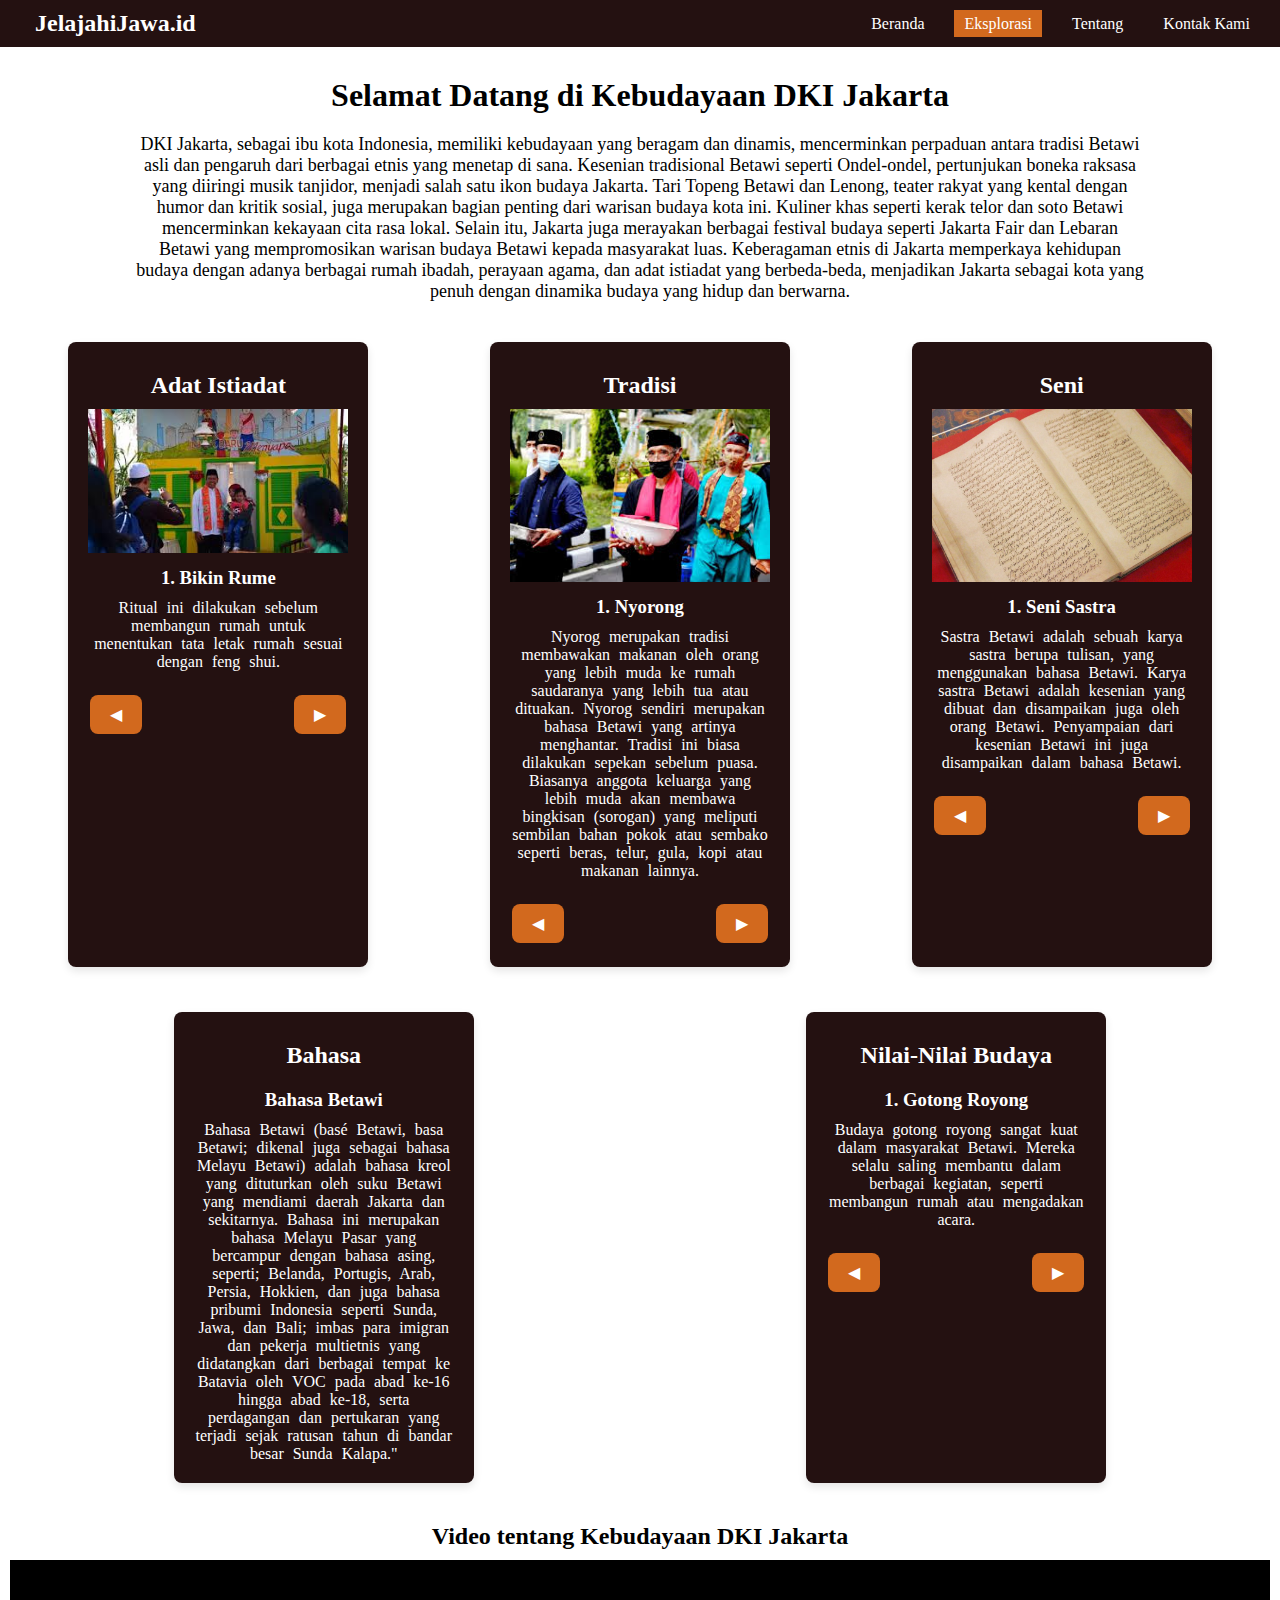
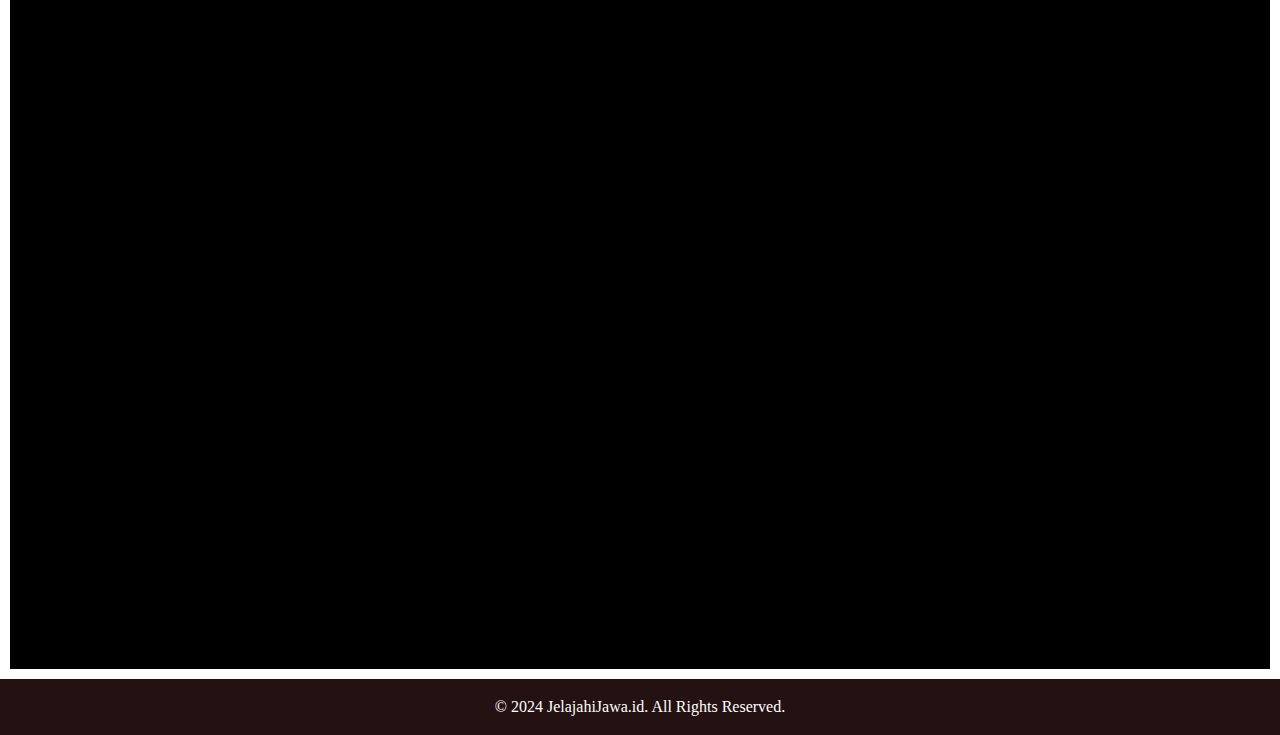
<file: JelajahiJawa.id/src/templates/dki-jakarta.html>
<!DOCTYPE html>
<html lang="en">
<head>
    <meta charset="UTF-8">
    <meta name="viewport" content="width=device-width, initial-scale=1.0">
    <title>Kebudayaan DKI Jakarta</title>
    <link rel="stylesheet" href="../style/eksplorasi.css">
    <link rel="icon" href="../../asset/img/icontab.jpeg" type="image/jpeg">
</head>
<body>
    <navbar-eksplorasi></navbar-eksplorasi>
    <main>
        <article class="content">
            <section class="judul-content">
                <h1 class="animated-text">Selamat Datang di Kebudayaan DKI Jakarta</h1>
                <p class="animated-text">DKI Jakarta, sebagai ibu kota Indonesia, memiliki kebudayaan yang beragam dan dinamis, mencerminkan perpaduan antara tradisi Betawi asli dan pengaruh dari berbagai etnis yang menetap di sana. Kesenian tradisional Betawi seperti Ondel-ondel, pertunjukan boneka raksasa yang diiringi musik tanjidor, menjadi salah satu ikon budaya Jakarta. Tari Topeng Betawi dan Lenong, teater rakyat yang kental dengan humor dan kritik sosial, juga merupakan bagian penting dari warisan budaya kota ini. Kuliner khas seperti kerak telor dan soto Betawi mencerminkan kekayaan cita rasa lokal. Selain itu, Jakarta juga merayakan berbagai festival budaya seperti Jakarta Fair dan Lebaran Betawi yang mempromosikan warisan budaya Betawi kepada masyarakat luas. Keberagaman etnis di Jakarta memperkaya kehidupan budaya dengan adanya berbagai rumah ibadah, perayaan agama, dan adat istiadat yang berbeda-beda, menjadikan Jakarta sebagai kota yang penuh dengan dinamika budaya yang hidup dan berwarna.</p>
            </section>
            <section class="grid">
                <div class="grid-item">
                    <h2>Adat Istiadat</h2>
                    <img id="adat-img" src="../../asset/img-jakarta/bikin-rume.jfif" alt="adat Jakarta">
                    <h3 id="adat-title">1. Bikin Rume</h3>
                    <p id="adat-desc">Ritual ini dilakukan sebelum membangun rumah untuk menentukan tata letak rumah sesuai dengan feng shui.</p>
                    <div class="button-container">
                        <button onclick="prevAdat()">&#9664;</button>
                        <button onclick="nextAdat()">&#9654;</button>
                    </div>
                </div>
                <div class="grid-item">
                    <h2>Tradisi</h2>
                    <img id="tradisi-img" src="../../asset/img-jakarta/nyorong.jfif" alt="Tradisi Jawa Barat">
                    <h3 id="tradisi-title">1. Nyorong</h3>
                    <p id="tradisi-desc">Nyorog merupakan tradisi membawakan makanan oleh orang yang lebih muda ke rumah saudaranya yang lebih tua atau dituakan. Nyorog sendiri merupakan bahasa Betawi yang artinya menghantar. Tradisi ini biasa dilakukan sepekan sebelum puasa. Biasanya anggota keluarga yang lebih muda akan membawa bingkisan (sorogan) yang meliputi sembilan bahan pokok atau sembako seperti beras, telur, gula, kopi atau makanan lainnya.</p>
                    <div class="button-container">
                        <button onclick="prevTradisi()">&#9664;</button>
                        <button onclick="nextTradisi()">&#9654;</button>
                    </div>
                </div>
                <div class="grid-item">
                    <h2>Seni</h2>
                    <img src="../../asset/img-jakarta/seni-sastra.jpg" id="seni-img" alt="seni sastra">
                    <h3 id="seni-title">1. Seni Sastra</h3>
                    <p id="seni-desc">
                        Sastra Betawi adalah sebuah karya sastra berupa tulisan, yang menggunakan bahasa Betawi. Karya sastra Betawi adalah kesenian yang dibuat dan disampaikan juga oleh orang Betawi. Penyampaian dari kesenian Betawi ini juga disampaikan dalam bahasa Betawi.
                    </p>
                    <div class="button-container">
                        <button onclick="prevSeni()">&#9664;</button>
                        <button onclick="nextSeni()">&#9654;</button>
                    </div>
                </div>
                <div class="grid-item">
                    <h2>Bahasa</h2>
                    <h3>Bahasa Betawi</h3>
                    <p>Bahasa Betawi (basé Betawi, basa Betawi; dikenal juga sebagai bahasa Melayu Betawi) adalah bahasa kreol yang dituturkan oleh suku Betawi yang mendiami daerah Jakarta dan sekitarnya. Bahasa ini merupakan bahasa Melayu Pasar yang bercampur dengan bahasa asing, seperti; Belanda, Portugis, Arab, Persia, Hokkien, dan juga bahasa pribumi Indonesia seperti Sunda, Jawa, dan Bali; imbas para imigran dan pekerja multietnis yang didatangkan dari berbagai tempat ke Batavia oleh VOC pada abad ke-16 hingga abad ke-18, serta perdagangan dan pertukaran yang terjadi sejak ratusan tahun di bandar besar Sunda Kalapa."
                    </p>
                </div>
                <div class="grid-item">
                    <h2>Nilai-Nilai Budaya</h2>
                    <h3 id="nilai-budaya-title">1. Gotong Royong</h3>
                    <p id="nilai-budaya-desc">Budaya gotong royong sangat kuat dalam masyarakat Betawi. Mereka selalu saling membantu dalam berbagai kegiatan, seperti membangun rumah atau mengadakan acara.

                    </p>
                    <div class="button-container">
                        <button onclick="prevNilaiBudaya()">&#9664;</button>
                        <button onclick="nextNilaiBudaya()">&#9654;</button>
                    </div>
                </div>
            </section>
            <section class="video-container">
                <h2>Video tentang Kebudayaan DKI Jakarta</h2>
                <div class="video-wrapper">
                    <iframe width="560" height="315" src="https://www.youtube.com/embed/xOT4ypSOZnQ?si=7sXvuD5CE0RMU-cR" title="YouTube video player" frameborder="0" allow="accelerometer; autoplay; clipboard-write; encrypted-media; gyroscope; picture-in-picture; web-share" referrerpolicy="strict-origin-when-cross-origin" allowfullscreen></iframe>
                </div>
            </section>
        </article>
    </main>
    <footer-eksplorasi></footer-eksplorasi>
    <script type="module" src="../scripts/scripts.js"></script>
    <script src="../scripts/dkijakarta.js"></script>
</body>
</html>
</file>
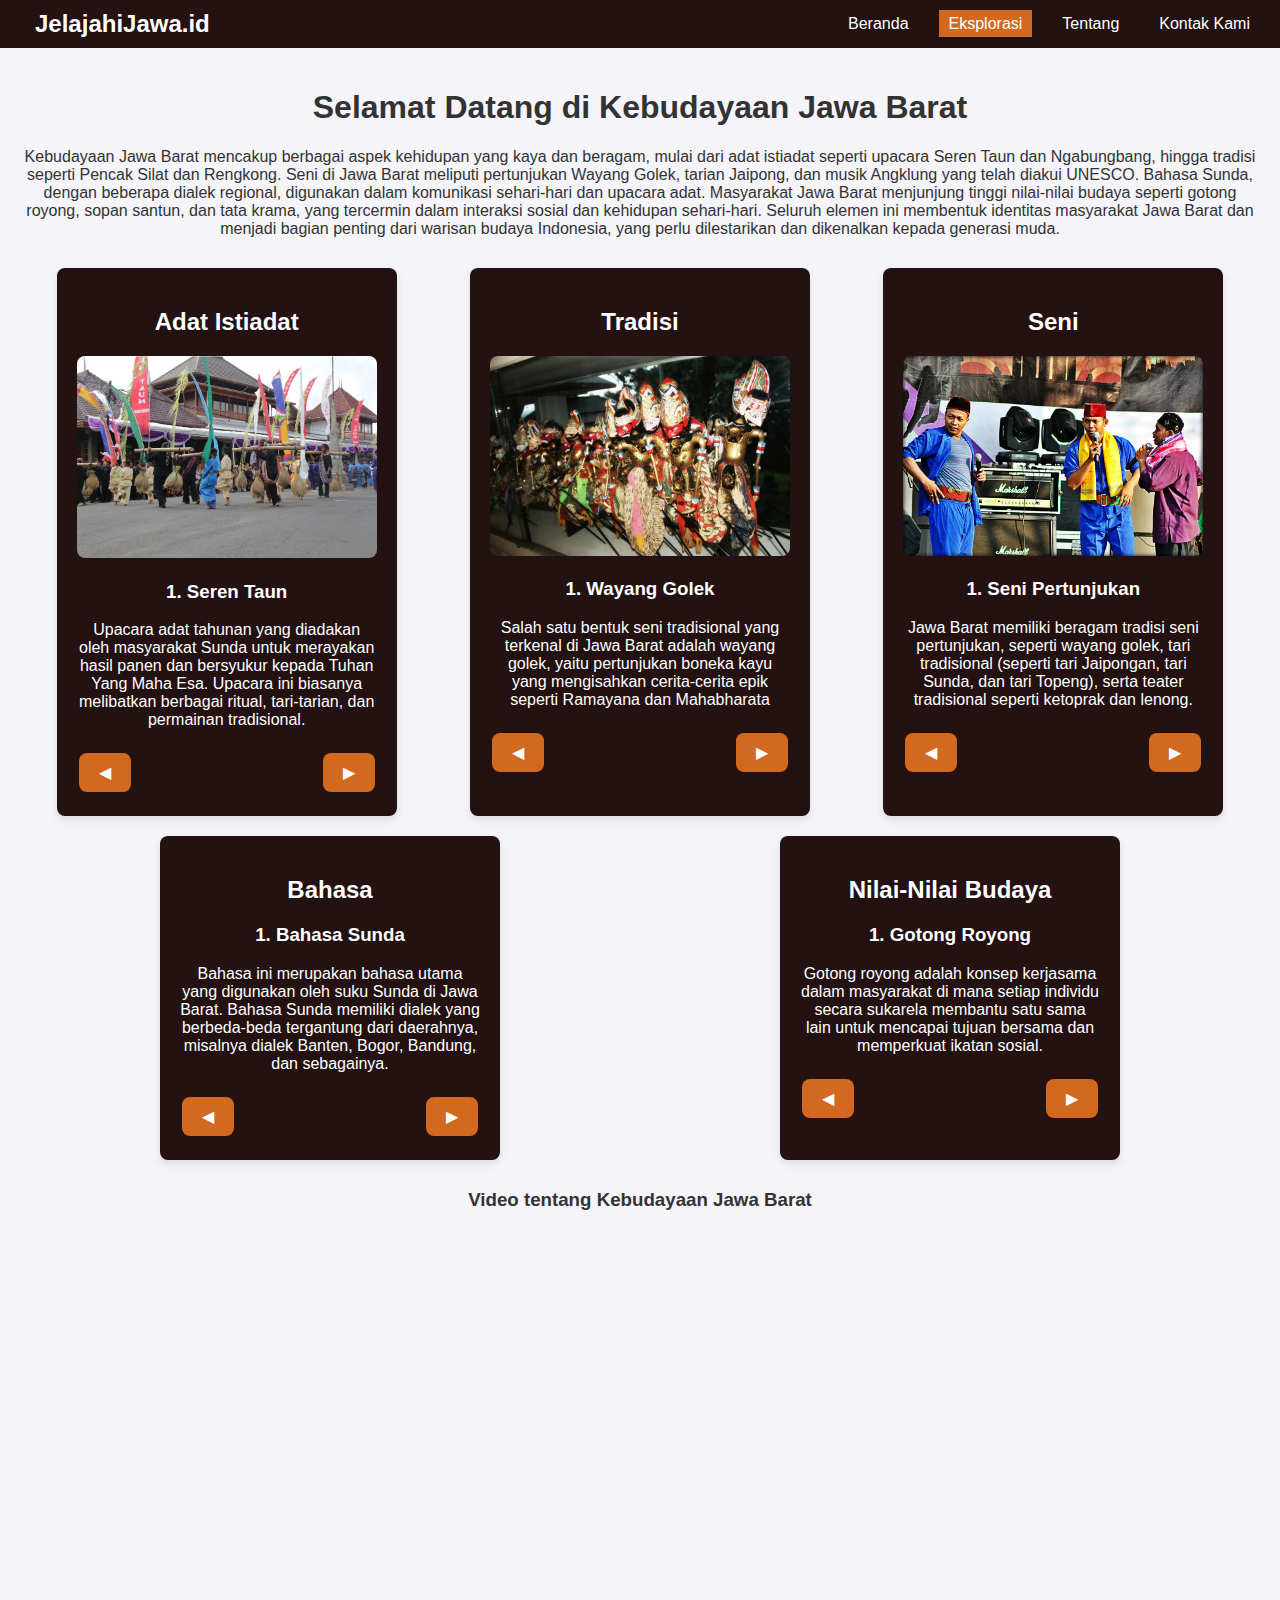
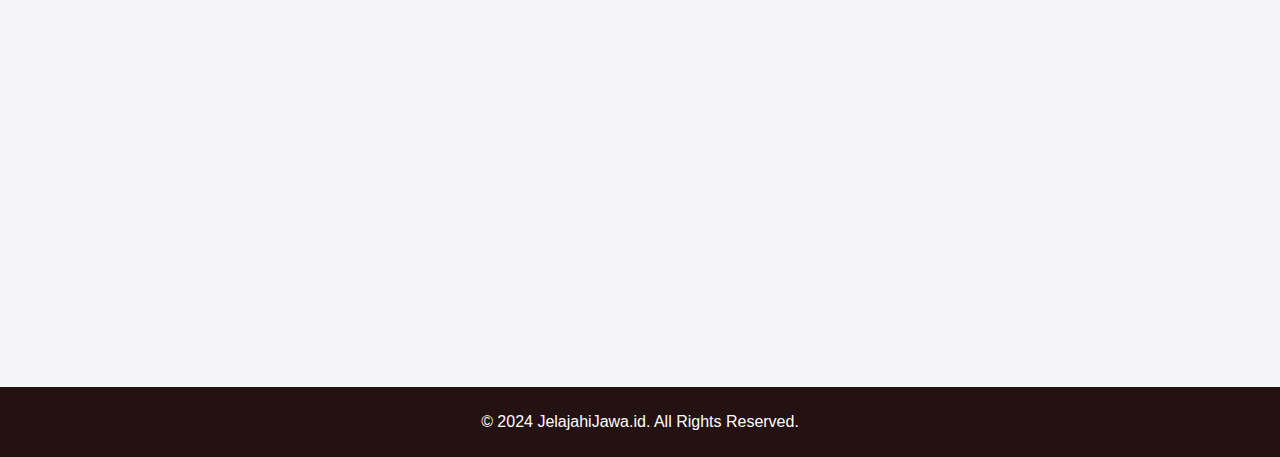
<file: JelajahiJawa.id/src/templates/jawabarat.html>
<!DOCTYPE html>
<html lang="en">
<head>
    <meta charset="UTF-8">
    <meta name="viewport" content="width=device-width, initial-scale=1.0">
    <title>Kebudayaan Jawa Barat</title>
    <link rel="stylesheet" href="../style/jawabarat.css">
    <link rel="icon" href="../../asset/img/icontab.jpeg" type="image/jpeg">
</head>
<body>
    <header>
        <nav>
            <div class="logo">JelajahiJawa.id</div>
            <button class="toggle-button">&#9776;</button>
            <ul class="nav-links">
                <li><a href="/" >Beranda</a></li>
                <li><a href="../../../eksplorasi.html" class="active">Eksplorasi</a></li>
                <li><a href="../../../tentang.html">Tentang</a></li>
                <li><a href="../../../kontak.html">Kontak Kami</a></li>
            </ul>            
        </nav>
      </header>  
    <main>
        <section class="intro">
            <h1 class="animated-text">Selamat Datang di Kebudayaan Jawa Barat</h1>
            <p class="animated-text">Kebudayaan Jawa Barat mencakup berbagai aspek kehidupan yang kaya dan beragam, mulai dari adat istiadat seperti upacara Seren Taun dan Ngabungbang, 
                hingga tradisi seperti Pencak Silat dan Rengkong. Seni di Jawa Barat meliputi pertunjukan Wayang Golek, tarian Jaipong, dan musik Angklung yang telah diakui UNESCO. Bahasa Sunda, dengan beberapa dialek regional, 
                digunakan dalam komunikasi sehari-hari dan upacara adat. Masyarakat Jawa Barat menjunjung tinggi nilai-nilai budaya seperti gotong royong, sopan santun, dan tata krama, yang tercermin dalam interaksi sosial dan 
                kehidupan sehari-hari. Seluruh elemen ini membentuk identitas masyarakat Jawa Barat dan menjadi bagian penting dari warisan budaya Indonesia, yang perlu dilestarikan dan dikenalkan kepada generasi muda.</p>
        </section>
        <section class="content">
            <div class="card">
                <h2>Adat Istiadat</h2>
                <img id="adat-img" src="../../asset/img-jawabarat/serentaun.jpg" alt="Adat Istiadat Jawa Barat">
                <h3 id="adat-title">1. Seren Taun</h3>
                <p id="adat-desc">Upacara adat tahunan yang diadakan oleh masyarakat Sunda untuk merayakan hasil panen dan bersyukur kepada Tuhan Yang Maha Esa. 
                    Upacara ini biasanya melibatkan berbagai ritual, tari-tarian, dan permainan tradisional.</p>
                <div class="button-container">
                    <button onclick="prevAdat()">&#9664;</button>
                    <button onclick="nextAdat()">&#9654;</button>
                </div>
            </div>
            <div class="card">
                <h2>Tradisi</h2>
                <img id="tradisi-img" src="../../asset/img-jawabarat/wayanggolek.jpg" alt="Tradisi Jawa Barat">
                <h3 id="tradisi-title">1. Wayang Golek</h3>
                <p id="tradisi-desc">Salah satu bentuk seni tradisional yang terkenal di Jawa Barat adalah wayang golek, 
                    yaitu pertunjukan boneka kayu yang mengisahkan cerita-cerita epik seperti Ramayana dan Mahabharata</p>
                <div class="button-container">
                    <button onclick="prevTradisi()">&#9664;</button>
                    <button onclick="nextTradisi()">&#9654;</button>
                </div>
            </div>
            <div class="card">
                <h2>Seni</h2>
                <img id="seni-img" src="../../asset/img-jawabarat/senipertunjukan.jpg" alt="Seni Jawa Barat">
                <h3 id="seni-title">1. Seni Pertunjukan</h3>
                <p id="seni-desc"> Jawa Barat memiliki beragam tradisi seni pertunjukan, seperti wayang golek, tari tradisional (seperti tari Jaipongan, 
                    tari Sunda, dan tari Topeng), serta teater tradisional seperti ketoprak dan lenong.</p>
                <div class="button-container">
                    <button onclick="prevSeni()">&#9664;</button>
                    <button onclick="nextSeni()">&#9654;</button>
                </div>
            </div>            
            <div class="card">
                <h2>Bahasa</h2>
                <h3 id="bahasa-title">1. Bahasa Sunda</h3>
                <p id="bahasa-desc">Bahasa ini merupakan bahasa utama yang digunakan oleh suku Sunda di Jawa Barat. 
                    Bahasa Sunda memiliki dialek yang berbeda-beda tergantung dari daerahnya, misalnya dialek Banten, Bogor, Bandung, dan sebagainya.</p>
                <div class="button-container">
                    <button onclick="prevBahasa()">&#9664;</button>
                    <button onclick="nextBahasa()">&#9654;</button>
                </div>
            </div>            
            <div class="card">
                <h2>Nilai-Nilai Budaya</h2>
                <h3 id="nilai-budaya-title">1. Gotong Royong</h3>
                <p id="nilai-budaya-desc">Gotong royong adalah konsep kerjasama dalam masyarakat di mana setiap individu secara sukarela membantu satu sama lain untuk mencapai tujuan bersama dan memperkuat ikatan sosial.</p>
                <div class="button-container">
                    <button onclick="prevNilaiBudaya()">&#9664;</button>
                    <button onclick="nextNilaiBudaya()">&#9654;</button>
                </div>
            </div>
        </section>
        <div class="center-text">
            <h3>Video tentang Kebudayaan Jawa Barat</h3>
        </div>
        <div class="video-container">
            <iframe width="560" height="315" src="https://www.youtube.com/embed/SuBRa8wotrM" frameborder="0" allow="accelerometer; autoplay; encrypted-media; gyroscope; picture-in-picture" allowfullscreen></iframe>
        </div>                
    </main>
    <footer>
        <p>&copy; 2024 JelajahiJawa.id. All Rights Reserved.</p>
    </footer>
    <script src="../scripts/jawabarat.js"></script>
</body>
</html>
</file>
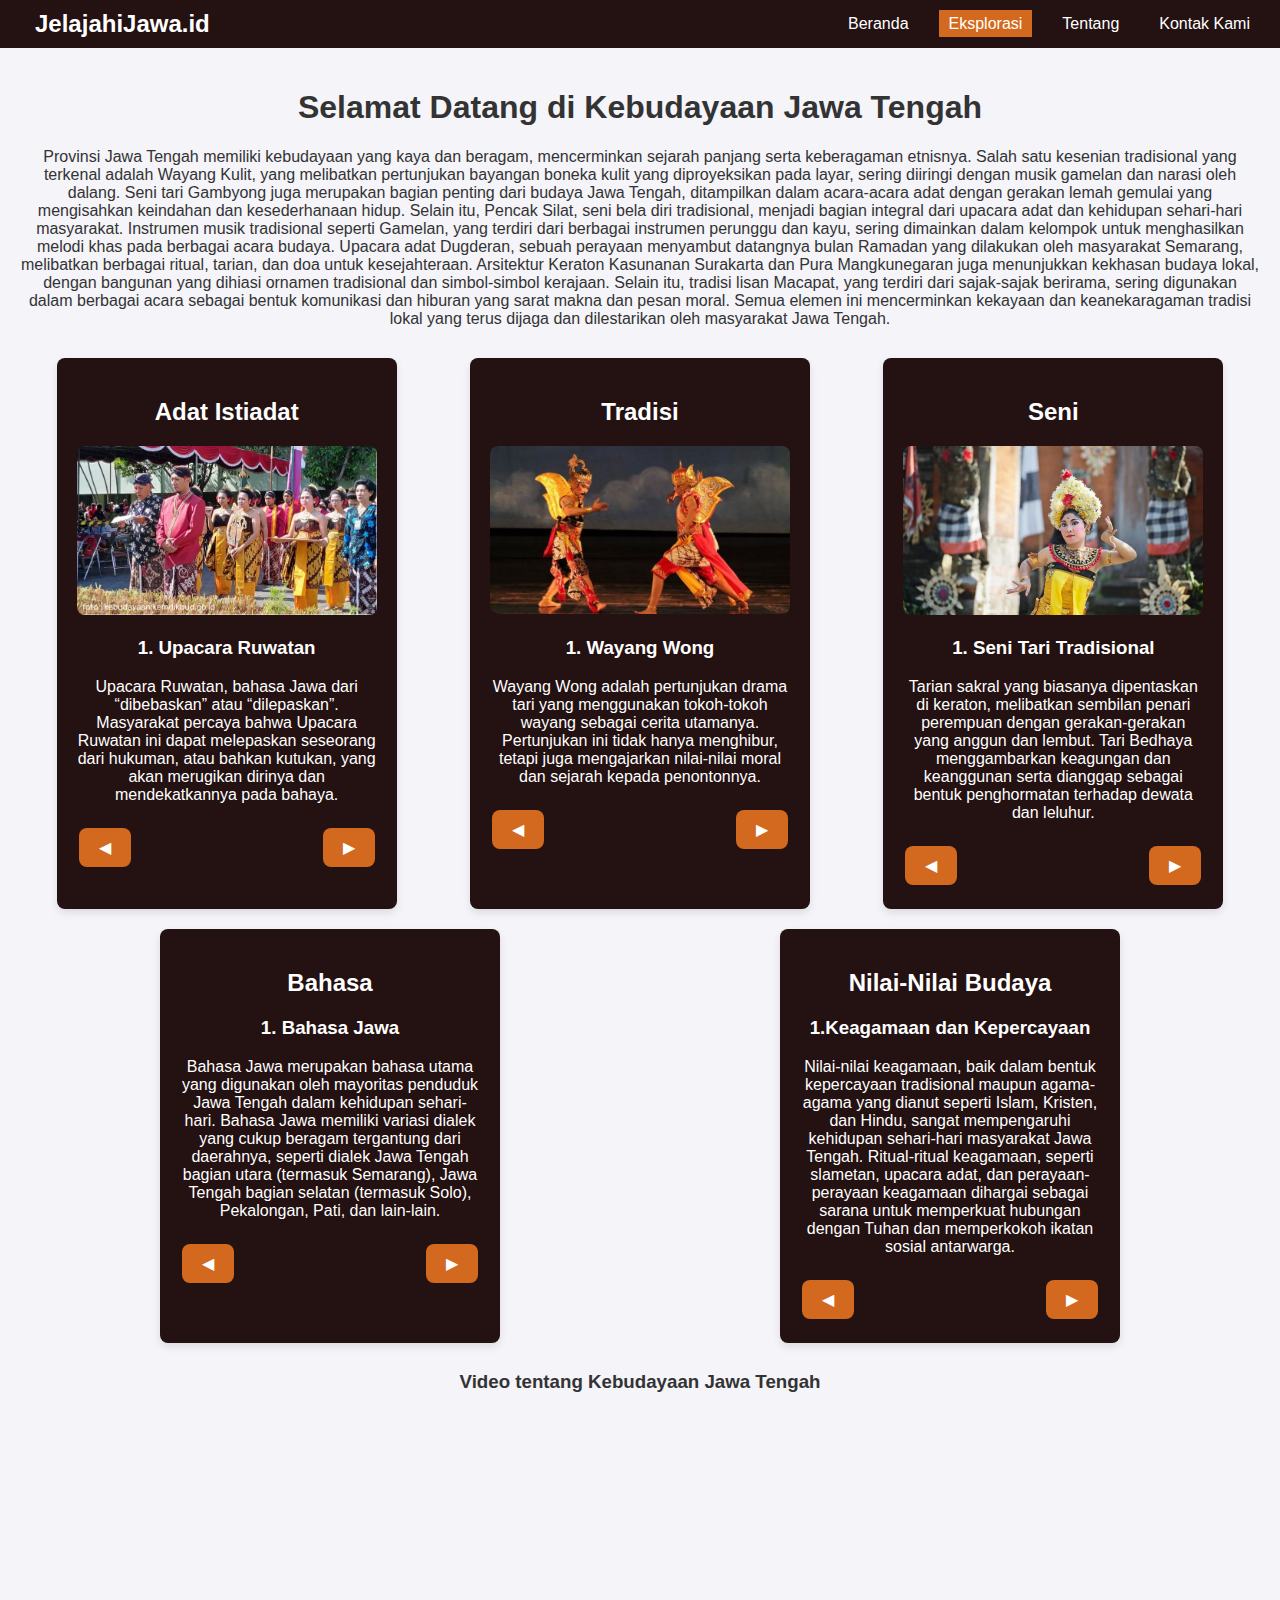
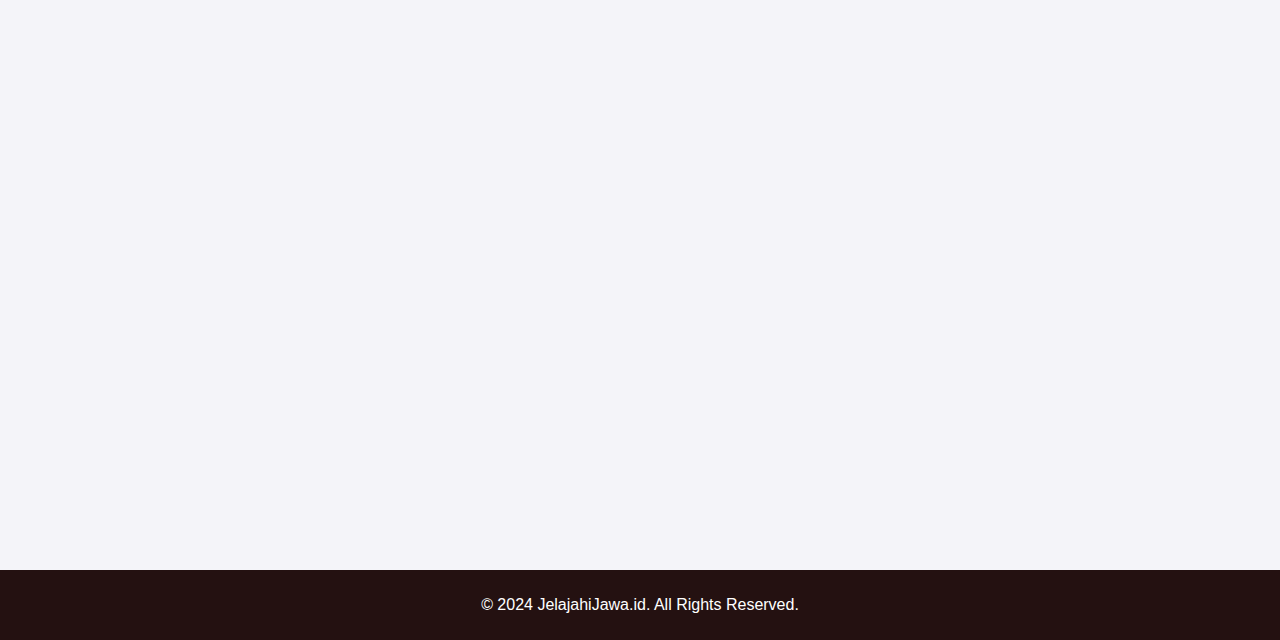
<file: JelajahiJawa.id/src/templates/jawatengah.html>
<!DOCTYPE html>
<html lang="en">
<head>
    <meta charset="UTF-8">
    <meta name="viewport" content="width=device-width, initial-scale=1.0">
    <title>Kebudayaan Jawa Tengah</title>
    <link rel="stylesheet" href="../style/jawatengah.css">
    <link rel="icon" href="../../asset/img/icontab.jpeg" type="image/jpeg">
</head>
<body>
    <header>
        <nav>
            <div class="logo">JelajahiJawa.id</div>
            <button class="toggle-button">&#9776;</button>
            <ul class="nav-links">
                <li><a href="/" >Beranda</a></li>
                <li><a href="../../../eksplorasi.html" class="active">Eksplorasi</a></li>
                <li><a href="../../../tentang.html">Tentang</a></li>
                <li><a href="../../../kontak.html">Kontak Kami</a></li>
            </ul>            
        </nav>
      </header>  
    <main>
        <section class="intro">
            <h1 class="animated-text">Selamat Datang di Kebudayaan Jawa Tengah</h1>
            <p class="animated-text">Provinsi Jawa Tengah memiliki kebudayaan yang kaya dan beragam, mencerminkan sejarah panjang serta keberagaman etnisnya. 
                Salah satu kesenian tradisional yang terkenal adalah Wayang Kulit, yang melibatkan pertunjukan bayangan boneka kulit yang diproyeksikan pada layar,
                 sering diiringi dengan musik gamelan dan narasi oleh dalang. Seni tari Gambyong juga merupakan bagian penting dari budaya Jawa Tengah, ditampilkan dalam 
                 acara-acara adat dengan gerakan lemah gemulai yang mengisahkan keindahan dan kesederhanaan hidup. Selain itu, Pencak Silat, seni bela diri tradisional,
                  menjadi bagian integral dari upacara adat dan kehidupan sehari-hari masyarakat. Instrumen musik tradisional seperti Gamelan, yang terdiri dari
                   berbagai instrumen perunggu dan kayu, sering dimainkan dalam kelompok untuk menghasilkan melodi khas pada berbagai acara budaya. Upacara adat Dugderan,
                    sebuah perayaan menyambut datangnya bulan Ramadan yang dilakukan oleh masyarakat Semarang, melibatkan berbagai ritual, tarian, dan doa untuk kesejahteraan. 
                    Arsitektur Keraton Kasunanan Surakarta dan Pura Mangkunegaran juga menunjukkan kekhasan budaya lokal, dengan bangunan yang dihiasi ornamen tradisional
                     dan simbol-simbol kerajaan. Selain itu, tradisi lisan Macapat, yang terdiri dari sajak-sajak berirama, sering digunakan dalam berbagai acara sebagai bentuk 
                     komunikasi dan hiburan yang sarat makna dan pesan moral. Semua elemen ini mencerminkan kekayaan dan keanekaragaman tradisi lokal yang terus dijaga dan 
                     dilestarikan oleh masyarakat Jawa Tengah.</p>
        </section>
        <section class="content">
            <div class="card">
                <h2>Adat Istiadat</h2>
                <img id="adat-img" src="../../asset/img-jawatengah/ruwatan.jpg" alt="Adat Istiadat Jawa Tengah">
                <h3 id="adat-title">1. Upacara Ruwatan</h3>
                <p id="adat-desc">Upacara Ruwatan, bahasa Jawa dari “dibebaskan” atau “dilepaskan”. Masyarakat percaya bahwa Upacara Ruwatan ini dapat melepaskan seseorang dari 
                    hukuman, atau bahkan kutukan, yang akan merugikan dirinya dan mendekatkannya pada bahaya.</p>
                <div class="button-container">
                    <button onclick="prevAdat()">&#9664;</button>
                    <button onclick="nextAdat()">&#9654;</button>
                </div>
            </div>
            <div class="card">
                <h2>Tradisi</h2>
                <img id="tradisi-img" src="../../asset/img-jawatengah/wong.jpg" alt="Tradisi Jawa Tengah">
                <h3 id="tradisi-title">1. Wayang Wong</h3>
                <p id="tradisi-desc">Wayang Wong adalah pertunjukan drama tari yang menggunakan tokoh-tokoh wayang sebagai cerita utamanya. Pertunjukan ini tidak hanya 
                    menghibur, tetapi juga mengajarkan nilai-nilai moral dan sejarah kepada penontonnya.</p>
                <div class="button-container">
                    <button onclick="prevTradisi()">&#9664;</button>
                    <button onclick="nextTradisi()">&#9654;</button>
                </div>
            </div>
            <div class="card">
                <h2>Seni</h2>
                <img id="seni-img" src="../../asset/img-jawatengah/tari.jpeg" alt="Seni Jawa Tengah">
                <h3 id="seni-title">1. Seni Tari Tradisional</h3>
                <p id="seni-desc">  Tarian sakral yang biasanya dipentaskan di keraton, melibatkan sembilan penari perempuan dengan gerakan-gerakan yang anggun dan lembut. 
                    Tari Bedhaya menggambarkan keagungan dan keanggunan serta dianggap sebagai bentuk penghormatan terhadap dewata dan leluhur.</p>
                <div class="button-container">
                    <button onclick="prevSeni()">&#9664;</button>
                    <button onclick="nextSeni()">&#9654;</button>
                </div>
            </div>            
            <div class="card">
                <h2>Bahasa</h2>
                <h3 id="bahasa-title">1. Bahasa Jawa</h3>
                <p id="bahasa-desc">Bahasa Jawa merupakan bahasa utama yang digunakan oleh mayoritas penduduk Jawa Tengah dalam kehidupan sehari-hari. Bahasa Jawa memiliki variasi 
                    dialek yang cukup beragam tergantung dari daerahnya, seperti dialek Jawa Tengah bagian utara (termasuk Semarang), Jawa Tengah bagian selatan (termasuk Solo),
                     Pekalongan, Pati, dan lain-lain.</p>
                <div class="button-container">
                    <button onclick="prevBahasa()">&#9664;</button>
                    <button onclick="nextBahasa()">&#9654;</button>
                </div>
            </div>            
            <div class="card">
                <h2>Nilai-Nilai Budaya</h2>
                <h3 id="nilai-budaya-title">1.Keagamaan dan Kepercayaan</h3>
                <p id="nilai-budaya-desc">Nilai-nilai keagamaan, baik dalam bentuk kepercayaan tradisional maupun agama-agama yang dianut seperti Islam, Kristen, dan Hindu, sangat mempengaruhi kehidupan sehari-hari masyarakat Jawa Tengah. Ritual-ritual keagamaan, seperti slametan, upacara adat, dan perayaan-perayaan keagamaan dihargai sebagai sarana untuk memperkuat hubungan dengan Tuhan dan memperkokoh ikatan sosial antarwarga.</p>
                <div class="button-container">
                    <button onclick="prevNilaiBudaya()">&#9664;</button>
                    <button onclick="nextNilaiBudaya()">&#9654;</button>
                </div>
            </div>
        </section>
        <div class="center-text">
            <h3>Video tentang Kebudayaan Jawa Tengah</h3>
        </div>
        <div class="video-container">
            <iframe width="560" height="315" src="https://www.youtube.com/embed/mzjjFKli9Gg" frameborder="0" allow="accelerometer; autoplay; encrypted-media; gyroscope; picture-in-picture" allowfullscreen></iframe>
        </div>                
    </main>
    <footer>
        <p>&copy; 2024 JelajahiJawa.id. All Rights Reserved.</p>
    </footer>
    <script src="../scripts/jawatengah.js"></script>
</body>
</html>
</file>
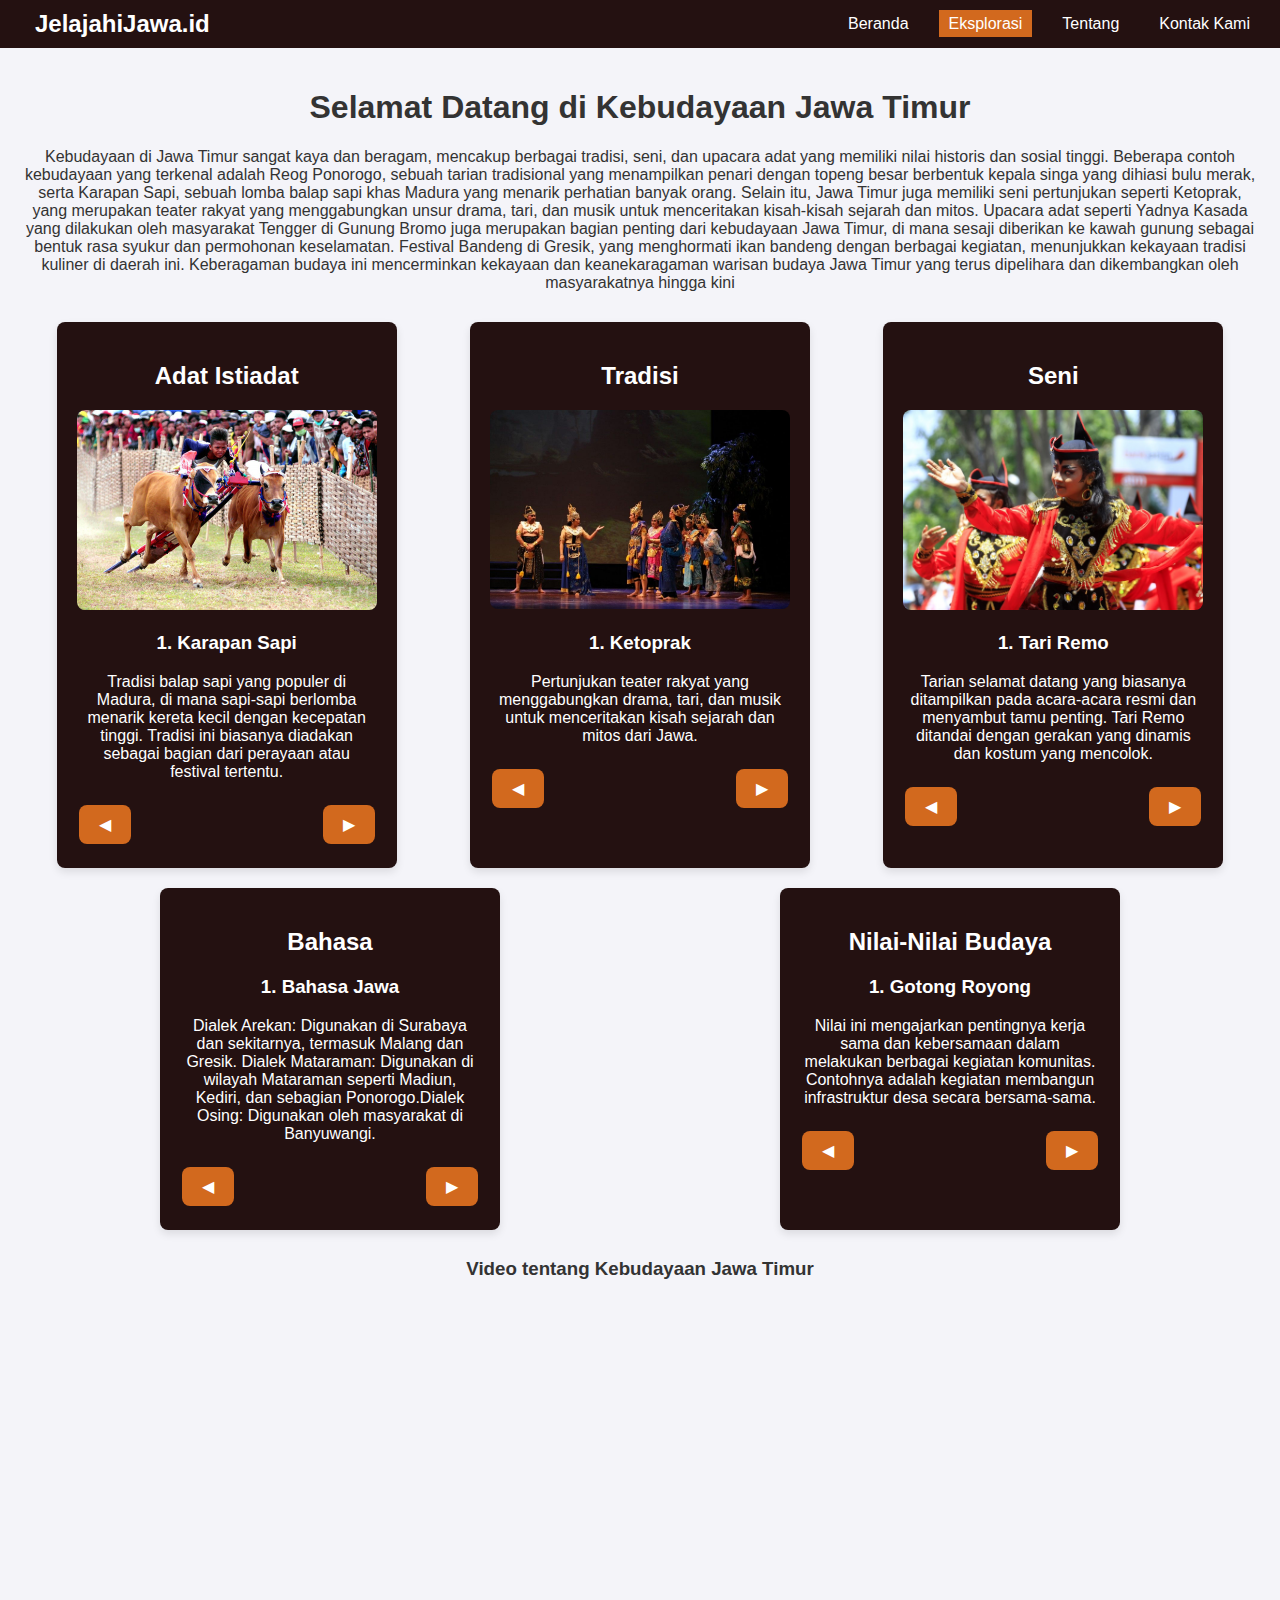
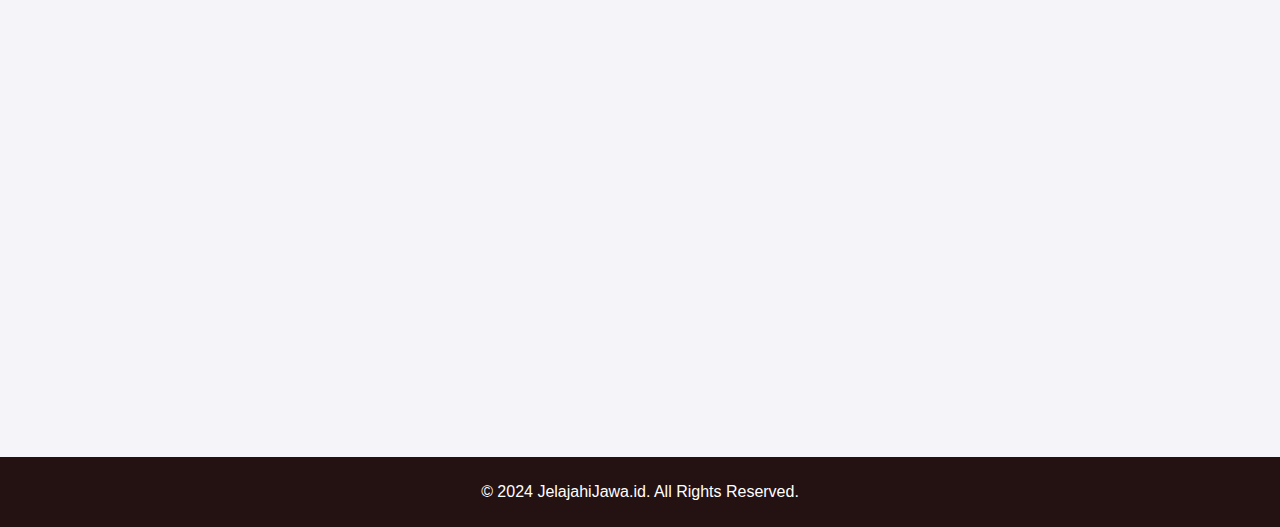
<file: JelajahiJawa.id/src/templates/jawatimur.html>
<!DOCTYPE html>
<html lang="en">
<head>
    <meta charset="UTF-8">
    <meta name="viewport" content="width=device-width, initial-scale=1.0">
    <title>Kebudayaan Jawa Timur</title>
    <link rel="icon" href="../../asset/img/icontab.jpeg" type="image/jpeg">
    <link rel="stylesheet" href="../style/jawatimur.css">
</head>
<body>
    <header>
        <nav>
            <div class="logo">JelajahiJawa.id</div>
            <button class="toggle-button">&#9776;</button>
            <ul class="nav-links">
                <li><a href="/" >Beranda</a></li>
                <li><a href="../../../eksplorasi.html" class="active">Eksplorasi</a></li>
                <li><a href="../../../tentang.html">Tentang</a></li>
                <li><a href="../../../kontak.html">Kontak Kami</a></li>
            </ul>            
        </nav>
      </header>  
    <main>
        <section class="intro">
            <h1 class="animated-text">Selamat Datang di Kebudayaan Jawa Timur</h1>
            <p class="animated-text">Kebudayaan di Jawa Timur sangat kaya dan beragam, mencakup berbagai tradisi, seni, dan upacara adat yang memiliki nilai historis dan sosial tinggi. 
                Beberapa contoh kebudayaan yang terkenal adalah Reog Ponorogo, sebuah tarian tradisional yang menampilkan penari dengan topeng besar berbentuk kepala singa yang dihiasi bulu merak, serta Karapan Sapi, 
                sebuah lomba balap sapi khas Madura yang menarik perhatian banyak orang. Selain itu, Jawa Timur juga memiliki seni pertunjukan seperti Ketoprak, yang merupakan teater rakyat yang menggabungkan unsur drama, tari, 
                dan musik untuk menceritakan kisah-kisah sejarah dan mitos. Upacara adat seperti Yadnya Kasada yang dilakukan oleh masyarakat Tengger di Gunung Bromo juga merupakan bagian penting dari kebudayaan Jawa Timur, 
                di mana sesaji diberikan ke kawah gunung sebagai bentuk rasa syukur dan permohonan keselamatan. Festival Bandeng di Gresik, yang menghormati ikan bandeng dengan berbagai kegiatan, menunjukkan kekayaan tradisi kuliner di daerah ini. 
                Keberagaman budaya ini mencerminkan kekayaan dan keanekaragaman warisan budaya Jawa Timur yang terus dipelihara dan dikembangkan oleh masyarakatnya hingga kini</p>
        </section>
        <section class="content">
            <div class="card">
                <h2>Adat Istiadat</h2>
                <img id="adat-img" src="../../asset/img-jatim/karapansapi.jpg" alt="Adat Istiadat Jawa Barat">
                
                <h3 id="adat-title">1. Karapan Sapi</h3>
                <p id="adat-desc">Tradisi balap sapi yang populer di Madura, di mana sapi-sapi berlomba menarik kereta kecil dengan kecepatan tinggi. 
                    Tradisi ini biasanya diadakan sebagai bagian dari perayaan atau festival tertentu.</p>
                <div class="button-container">
                    <button onclick="prevAdat()">&#9664;</button>
                    <button onclick="nextAdat()">&#9654;</button>
                </div>
            </div>
            <div class="card">
                <h2>Tradisi</h2>
                <img id="tradisi-img" src="../../asset/img-jatim/ketoprak.jpg" alt="Tradisi Jawa Barat">
                <h3 id="tradisi-title">1. Ketoprak</h3>
                <p id="tradisi-desc">Pertunjukan teater rakyat yang menggabungkan drama, tari, 
                    dan musik untuk menceritakan kisah sejarah dan mitos dari Jawa.</p>
                <div class="button-container">
                    <button onclick="prevTradisi()">&#9664;</button>
                    <button onclick="nextTradisi()">&#9654;</button>
                </div>
            </div>
            <div class="card">
                <h2>Seni</h2>
                <img id="seni-img" src="../../asset/img-jatim/tariremo.jpg" alt="Seni Jawa Barat">
                <h3 id="seni-title">1. Tari Remo</h3>
                <p id="seni-desc"> Tarian selamat datang yang biasanya ditampilkan pada acara-acara resmi dan menyambut tamu penting. 
                    Tari Remo ditandai dengan gerakan yang dinamis dan kostum yang mencolok.</p>
                <div class="button-container">
                    <button onclick="prevSeni()">&#9664;</button>
                    <button onclick="nextSeni()">&#9654;</button>
                </div>
            </div>            
            <div class="card">
                <h2>Bahasa</h2>
                <h3 id="bahasa-title">1. Bahasa Jawa</h3>
                <p id="bahasa-desc">Dialek Arekan: Digunakan di Surabaya dan sekitarnya, termasuk Malang dan Gresik.
                    Dialek Mataraman: Digunakan di wilayah Mataraman seperti Madiun, Kediri, dan sebagian Ponorogo.Dialek Osing: Digunakan oleh masyarakat di Banyuwangi.</p>
                <div class="button-container">
                    <button onclick="prevBahasa()">&#9664;</button>
                    <button onclick="nextBahasa()">&#9654;</button>
                </div>
            </div>            
            <div class="card">
                <h2>Nilai-Nilai Budaya</h2>
                <h3 id="nilai-budaya-title">1. Gotong Royong</h3>
                <p id="nilai-budaya-desc">Nilai ini mengajarkan pentingnya kerja sama dan kebersamaan dalam melakukan berbagai kegiatan komunitas. Contohnya adalah kegiatan membangun infrastruktur desa secara bersama-sama.</p>
                <div class="button-container">
                    <button onclick="prevNilaiBudaya()">&#9664;</button>
                    <button onclick="nextNilaiBudaya()">&#9654;</button>
                </div>
            </div>
        </section>
        <div class="center-text">
            <h3>Video tentang Kebudayaan Jawa Timur</h3>
        </div>
        <div class="video-container">
            <iframe width="560" height="315" src="https://www.youtube.com/embed/6XhIZdbzfgI" frameborder="0" allow="accelerometer; autoplay; encrypted-media; gyroscope; picture-in-picture" allowfullscreen></iframe>
        </div>                
    </main>
    <footer>
        <p>&copy; 2024 JelajahiJawa.id. All Rights Reserved.</p>
    </footer>
    <script src="../scripts/jawatimur.js"></script>
</body>
</html>
</file>
<file: JelajahiJawa.id/src/style/style.css>
/* Style for body, header, nav, and logo */
body {
    margin: 0;
    font-family: Arial, sans-serif;
    display: flex;
    flex-direction: column;
    min-height: 100vh;
}

header {
    background-color: #241111;
    color: white;
    padding: 10px 20px;
    position: -webkit-sticky;
    position: sticky;
    top: 0;
    z-index: 1000;
}

nav {
    display: flex;
    justify-content: space-between;
    align-items: center;
}

.logo {
    font-size: 24px;
    font-weight: bold;
    padding-left: 15px;
}

/* Style for navigation links */
.nav-links {
    list-style: none;
    display: flex;
    margin: 0;
    padding: 0;
}

.nav-links li {
    margin-left: 20px;
}

.nav-links a {
    color: white;
    text-decoration: none;
    padding: 5px 10px;
}

.nav-links a:hover {
    background-color: chocolate;
    border-radius: 5px;
}

.nav-links a.active {
    background-color: chocolate;
}

/* Style for toggle button */
.toggle-button {
    display: none; 
    background-color: transparent;
    border: none;
    color: white;
    font-size: 24px;
    cursor: pointer;
}

/* Style for main content */
main {
    flex: 1;
    padding: 20px;
    text-align: center;
    color: black;
}

.hero {
    position: relative;
    overflow: hidden;
    text-align: center;
}

.hero img {
    width: 100%;
}

.welcome-text {
    position: absolute;
    top: 45%;
    left: 50%;
    transform: translate(-50%, -50%);
    font-size: 2.5em;
    opacity: 0;
    animation: fadeIn 5s forwards;
    border: 5px solid white;
    background-color: rgba(0, 0, 0, 0.6);
    padding: 10px 20px;
    color: white;
}

@media (max-width: 768px) {
    .welcome-text {
        font-size: 2em; 
        padding: 5px 10px; 
    }
}

@media (max-width: 480px) {
    .welcome-text {
        font-size: 1.5em; 
        padding: 5px 5px; 
    }
}

/* Style for section title */
.section-title {
    font-size: 2em;
    margin-top: 20px;
    margin-bottom: 40px;
}

/* Style for info boxes */
.info-boxes {
    display: flex;
    flex-direction: column;
    align-items: center;
}

.info-box {
    width: 45%;
    margin: 20px 0;
    padding: 20px;
    background-color: #241111;
    border: 7px solid chocolate;
    color: white;
    border-radius: 8px;
    opacity: 0;
    transform: translateY(20px);
    transition: opacity 1s, transform 1s;
}

.info-box.visible {
    opacity: 1;
    transform: translateY(0);
}

.info-box.right {
    align-self: flex-end;
}

.info-box.left {
    align-self: flex-start;
}

/* Responsive styles for info boxes */
@media (max-width: 1024px) {
    .info-box {
        width: 60%;
    }
}

@media (max-width: 768px) {
    .info-box {
        width: 80%;
    }
}

@media (max-width: 480px) {
    .info-box {
        width: 90%;
    }
    .info-box.right, .info-box.left {
        align-self: center;
    }
}

/* Keyframes for fadeIn animation */
@keyframes fadeIn {
    from {
        opacity: 0;
    }
    to {
        opacity: 1;
    }
}

/* Style for footer */
footer {
    background-color: #241111;
    color: white;
    text-align: center;
    padding: 3px 20px;
}

/* Media query for small screens */
@media (max-width: 768px) {
    .nav-links {
        flex-direction: column;
        background-color: #241111;
        padding: 10px;
        position: absolute;
        top: 60px;
        left: 0;
        right: 0;
        display: none;
        z-index: 100;
        margin-top: -7px;
    }

    .nav-links.open {
        display: flex;
    }

    .nav-links li {
        margin: 10px 0;
    }

    .nav-links a {
        color: white;
        text-decoration: none;
        padding: 5px 0;
        display: block;
    }

    .nav-links a.active {
        background-color: chocolate;
    }

    .toggle-button {
        display: block;
    }
}
</file>
<file: JelajahiJawa.id/src/style/eksplorasi.css>
/* Global styles */
* {
    padding: 0;
    margin: 0;
    box-sizing: border-box;
}

/* Animasi gambar hero */
@keyframes heroImageAnimation {
    0% {
        transform: scale(1);
        opacity: 0.8;
    }
    50% {
        transform: scale(1.05);
        opacity: 1;
    }
    100% {
        transform: scale(1);
        opacity: 0.8;
    }
}

.hero-image img {
    width: 100%;
    margin: auto;
    min-height: fit-content;
    animation: heroImageAnimation 10s infinite alternate;
}

/* Main content styles */
main {
    margin: auto;
    width: 100%;
    padding: 10px;
}

article>.judul {
    text-align: center;
    margin: 10px 0;
}

.content>article>.card-content {
    gap: 20px;
    display: grid;
    margin: 20px 0;
    grid-template-columns: repeat(3, 1fr);
    margin-left: 60px;
    margin-right: 50px;
}

.content>article>.card-content>.card{
    box-shadow: 1px 2px 4px rgba(0, 0, 0, 0.1);
    transition: all 0.2s ease-in-out;
    transform: scale(1);
    background: #241111;
    color: #fff;
}

.content>article>.card-content>.card:hover{
    box-shadow: 1px 2px 4px rgba(0, 0, 0, 0.2);    
    transform: scale(1.02);
}

/* style utk page detail banten dan dki jakarta */
.content{
    min-height: 100vh;
}

.content>.judul-content {
    text-align: center;
    margin: 20px 0;
}

.content>.judul-content>h1 {
    font-size: 2rem;
}

.content>.judul-content p {
    margin: 20px auto;
    width: 80%;
    font-size: 18px;
}

.grid {
    gap: 25px;
    padding: 10px;
    margin: auto;
    width: 100%;
    display: flex;
    flex-wrap: wrap;
    justify-content: space-around;
    /* grid-template-columns: repeat(3, 1fr); */
}

.grid>.grid-item {
    position: relative;
    background-color: #241111;
    border-radius: 8px;
    box-shadow: 0 4px 8px rgba(0, 0, 0, 0.1);
    margin: 10px;
    padding: 20px;
    text-align: center;
    color: white;
    width: 300px;
    border-radius: 8px;
}

.grid>.grid-item>h2,
.grid>.grid-item>h3 {
    padding: 10px;
}

.grid>.grid-item>img{
    max-width: 100%;
}

.grid>.grid-item>img {
    width: 100%;
}

.grid>.grid-item>p {
    word-spacing: 5px;
    font-size: 16px;
}

/* Button container styles */
.button-container {
    display: flex;
    justify-content: space-between;
    margin-top: 20px;
}

.button-container button {
    background-color: chocolate;
    border: none;
    color: white;
    padding: 10px 20px;
    text-align: center;
    text-decoration: none;
    display: inline-block;
    font-size: 16px;
    margin: 4px 2px;
    transition-duration: 0.4s;
    cursor: pointer;
    border-radius: 8px;
}

.button-container button:hover {
    background-color: #fc9700;
}

/* Video container styles */
.video-container {
    width: 100%;
    text-align: center;
    height: fit-content;
}

.video-container>h2 {
    margin: 20px 0 10px 0;
}

.video-container>.video-wrapper {
    position: relative;
    padding-bottom: 56.25%; /* 16:9 */
    height: 0;
    overflow: hidden;
    max-width: 100%;
    background: #000;
}

.video-wrapper iframe {
    position: absolute;
    top: 0;
    left: 0;
    width: 100%;
    height: 100%;
}

/* Media queries for responsive design */

/* Mobile styles */
@media screen and (max-width: 767px) {
    .content>article {
        margin: auto;
        width: 100%;
    }

    .content>article>.card-content {
        grid-template-columns: 1fr;
    }

    main {
        width: 100%;
    }

    .hero-image>img {
        width: 100%;
    }

    .card {
        margin: auto;
        width: 100%;
    }

    .grid {
        grid-template-columns: 1fr;
    }

    .content>.judul-content>h1 {
        font-size: 1.8rem;
        padding: 20px;
    }
}

/* Tablet styles */
@media (min-width: 768px) and (max-width: 1024px) {
    .content>article>.card-content {
        grid-template-columns: 1fr 1fr;
    }
}

/* Animasi teks */
@keyframes textFadeIn {
    0% {
        opacity: 0;
        transform: translateY(20px);
    }
    100% {
        opacity: 1;
        transform: translateY(0);
    }
}

.animated-text {
    animation: textFadeIn 2s ease-out;
}

/* Animasi card */
@keyframes cardFadeIn {
    0% {
        opacity: 0;
        transform: translateY(20px);
    }
    100% {
        opacity: 1;
        transform: translateY(0);
    }
}

.grid>.grid-item {
    position: relative;
    background-color: #241111;
    border-radius: 8px;
    box-shadow: 0 4px 8px rgba(0, 0, 0, 0.1);
    margin: 10px;
    padding: 20px;
    text-align: center;
    color: white;
    width: 300px;
    border-radius: 8px;
    animation: cardFadeIn 1s ease-out;
}

/* Hover effect for cards */
.grid>.grid-item:hover {
    transform: scale(1.05);
    box-shadow: 0 6px 12px rgba(0, 0, 0, 0.2);
}

/* Animasi video container */
@keyframes videoFadeIn {
    0% {
        opacity: 0;
        transform: translateY(20px);
    }
    100% {
        opacity: 1;
        transform: translateY(0);
    }
}

.video-container {
    width: 100%;
    text-align: center;
    height: fit-content;
    animation: videoFadeIn 1.5s ease-out;
}

.video-container>h2 {
    margin: 20px 0 10px 0;
}

.video-container>.video-wrapper {
    position: relative;
    padding-bottom: 56.25%; /* 16:9 */
    height: 0;
    overflow: hidden;
    max-width: 100%;
    background: #000;
}

.video-wrapper iframe {
    position: absolute;
    top: 0;
    left: 0;
    width: 100%;
    height: 100%;
}
</file>
<file: JelajahiJawa.id/src/style/kontak.css>
/* Style for body, header, nav, and logo */
body {
    margin: 0;
    font-family: Arial, sans-serif;
    display: flex;
    flex-direction: column;
    min-height: 100vh;
}

header {
    background-color: #241111;
    color: white;
    padding: 10px 20px;
    position: -webkit-sticky;
    position: sticky;
    top: 0;
    z-index: 1000;
}

nav {
    display: flex;
    justify-content: space-between;
    align-items: center;
}

.logo {
    font-size: 24px;
    font-weight: bold;
    padding-left: 15px;
}

/* Style for navigation links */
.nav-links {
    list-style: none;
    display: flex;
    margin: 0;
    padding: 0;
}

.nav-links li {
    margin-left: 20px;
}

.nav-links a {
    color: white;
    text-decoration: none;
    padding: 5px 10px;
}

.nav-links a:hover {
    background-color: chocolate;
    border-radius: 5px;
}

.nav-links a.active {
    background-color: chocolate;
}

/* Style for toggle button */
.toggle-button {
    display: none; 
    background-color: transparent;
    border: none;
    color: white;
    font-size: 24px;
    cursor: pointer;
}

/* Style for main content */
main {
    flex: 1;
    padding: 20px;
    text-align: center;
    color: black;
}

/* Style for contact form section */
.contact-form {
    max-width: 600px;
    margin: 0 auto;
    text-align: left;
    animation: fadeIn 1s ease-in-out;
}

.contact-form h2 {
    text-align: center;
    margin-bottom: 20px;
}

.contact-form p {
    text-align: center;
    margin-bottom: 20px;
}

.form-card {
    background-color: #241111;
    color: white;
    padding: 20px;
    border-radius: 8px;
    box-shadow: 0 4px 8px rgba(0, 0, 0, 0.1);
    animation: fadeIn 1s ease-in-out;
    margin-bottom: 30px;
}

.form-card form {
    display: flex;
    flex-direction: column;
    animation: fadeIn 1s ease-in-out;
}

.form-card label {
    margin-bottom: 10px;
    font-weight: bold;
}

.form-card input,
.form-card textarea {
    margin-bottom: 20px;
    padding: 10px;
    border: 1px solid #ccc;
    border-radius: 4px;
}

.form-card button {
    background-color: chocolate;
    color: white;
    border: none;
    padding: 10px;
    border-radius: 4px;
    cursor: pointer;
    transition: background-color 0.3s ease;
}

.form-card button:hover {
    background-color: #fc9700;
}

/* Fade in animation */
@keyframes fadeIn {
    from {
        opacity: 0;
    }
    to {
        opacity: 1;
    }
}

/* Media query for small screens */
@media (max-width: 768px) {
    .nav-links {
        flex-direction: column;
        background-color: #241111;
        padding: 10px;
        position: absolute;
        top: 60px;
        left: 0;
        right: 0;
        display: none;
        z-index: 100;
        margin-top: -7px;
    }

    .nav-links.open {
        display: flex;
    }

    .nav-links li {
        margin: 10px 0;
    }

    .nav-links a {
        color: white;
        text-decoration: none;
        padding: 5px 0;
        display: block;
    }

    .nav-links a.active {
        background-color: chocolate;
    }

    .toggle-button {
        display: block;
    }
}

@media (max-width: 480px) {
    .contact-form {
        padding: 0 10px;
    }
}

/* Style for footer */
footer {
    background-color: #241111;
    color: white;
    text-align: center;
    padding: 3px 20px;
}
</file>
<file: JelajahiJawa.id/src/style/tentang.css>
/* Style for body, header, nav, and logo */
body {
    margin: 0;
    font-family: Arial, sans-serif;
}

header {
    background-color: #241111;
    color: white;
    padding: 10px 20px;
}

nav {
    display: flex;
    justify-content: space-between;
    align-items: center;
}

.logo {
    font-size: 24px;
    font-weight: bold;
    padding-left: 15px;
}

/* Style for navigation links */
.nav-links {
    list-style: none;
    display: flex;
    margin: 0;
    padding: 0;
}

.nav-links li {
    margin-left: 20px;
}

.nav-links a {
    color: white;
    text-decoration: none;
    padding: 5px 10px;
}

.nav-links a:hover {
    background-color: chocolate;
    border-radius: 5px;
}

.nav-links a.active {
    background-color: chocolate;
}

/* Style for toggle button */
.toggle-button {
    display: none; /* Hide the toggle button by default */
    background-color: transparent;
    border: none;
    color: white;
    font-size: 24px;
    cursor: pointer;
}

/* Style for footer */
footer {
    background-color: #241111;
    color: white;
    text-align: center;
    padding: 3px 20px;
}

.home {
    display: flex;
    height: 100vh;
    background: linear-gradient(to top, #D2E2FB 30%, #86A8DB);
    position: relative;
    overflow: hidden;
}

.home img {
    position: absolute;
    bottom: 0;
    width: 100%;
    pointer-events: none;
}

.home .title {
    position: absolute;
    top: 50%;
    left: 50%;
    transform: translate(-50%, -50%);
    color: white;
    font-size: 80px;
    text-shadow: 0px 0px 4px rgba(0, 0, 0, 0.25);
    animation: fadeInTitle 1s ease-in-out;
    white-space: nowrap; /* Prevents the text from breaking into multiple lines */
}

@keyframes fadeInTitle {
    from {
        opacity: 0;
        transform: translate(-50%, -60%);
    }
    to {
        opacity: 1;
        transform: translate(-50%, -50%);
    }
}

.about {
    padding: 50px;
    background: #294019;
    color: white;
    position: relative;
    z-index: 100;
}

.about h1 {
    font-size: 40px;
    animation: fadeInText 1s ease-in-out;
}

.about p {
    animation: fadeInText 1.5s ease-in-out;
}

/* Keyframes for fadeIn animation */
@keyframes fadeInText {
    from {
        opacity: 0;
        transform: translateY(10px);
    }
    to {
        opacity: 1;
        transform: translateY(0);
    }
}

/* Media query for small screens */
@media (max-width: 768px) {
    .nav-links {
        flex-direction: column;
        background-color: #241111;
        padding: 10px;
        position: absolute;
        top: 60px; /* Adjust according to header height */
        left: 0;
        right: 0;
        display: none; /* Hide navigation links by default on small screens */
        z-index: 100;
        margin-top: -7px;
    }

    .nav-links.open {
        display: flex; /* Show navigation links when toggle button is clicked */
    }

    .nav-links li {
        margin: 10px 0;
    }

    .nav-links a {
        color: white;
        text-decoration: none;
        padding: 5px 0;
        display: block;
    }

    .nav-links a.active {
        background-color: chocolate;
    }

    .toggle-button {
        display: block; /* Show the toggle button on small screens */
    }

    .home .title {
        font-size: 50px; /* Adjust font size for smaller screens */
        white-space: nowrap; /* Prevents the text from breaking into multiple lines */
    }

    .about {
        padding: 20px;
    }

    .about h1 {
        font-size: 30px; /* Adjust font size for smaller screens */
    }
}

/* Media query for very small screens */
@media (max-width: 480px) {
    .home .title {
        font-size: 40px; /* Further adjust font size for very small screens */
        white-space: nowrap; /* Prevents the text from breaking into multiple lines */
    }

    .about h1 {
        font-size: 25px; /* Further adjust font size for very small screens */
    }
}
</file>
<file: JelajahiJawa.id/src/style/diy.css>
/* Style for body, header, nav, and logo */
body {
    margin: 0;
    font-family: Arial, sans-serif;
    display: flex;
    flex-direction: column;
    min-height: 100vh;
    background-color: #f4f4f9;
    color: #333;
}

header {
    background-color: #241111;
    color: white;
    padding: 10px 20px;
    position: -webkit-sticky;
    position: sticky;
    top: 0;
    z-index: 1000;
}

nav {
    display: flex;
    justify-content: space-between;
    align-items: center;
    width: 100%;
    position: sticky;
}

.logo {
    font-size: 24px;
    font-weight: bold;
    padding-left: 15px;
}

.nav-links {
    list-style: none;
    display: flex;
    margin: 0;
    padding: 0;
}

.nav-links li {
    margin-left: 20px;
}

.nav-links a {
    color: white;
    text-decoration: none;
    padding: 5px 10px;
}

.nav-links a:hover {
    background-color: chocolate;
    border-radius: 5px;
}

.nav-links a.active {
    background-color: chocolate;
}

.toggle-button {
    display: none; /* Hide the toggle button by default */
    background-color: transparent;
    border: none;
    color: white;
    font-size: 24px;
    cursor: pointer;
}

main {
    flex: 1;
    padding: 20px;
}

.intro {
    text-align: center;
    margin-bottom: 20px;
}

.content {
    display: flex;
    flex-wrap: wrap;
    justify-content: space-around;
}

.card {
    position: relative; /* Add position relative to the card */
    background-color: #241111;
    border-radius: 8px;
    box-shadow: 0 4px 8px rgba(0, 0, 0, 0.1);
    margin: 10px;
    padding: 20px;
    width: 300px;
    text-align: center;
    color: white;
}

.card img {
    max-width: 100%;
    border-radius: 8px;
}

.center-text {
    text-align: center;
}

.video-container {
    position: relative;
    padding-bottom: 56.25%; /* Perbandingan 16:9 untuk video responsif */
    padding-top: 30px;
    height: 10px;
    overflow: hidden;
}

.video-container iframe {
    position: absolute;
    top: 0;
    left: 0;
    width: 100%;
    height: 100%;
}

footer {
    background-color: #241111;
    color: white;
    text-align: center;
    padding: 10px 20px;
}

/* Media query for small screens */
@media (max-width: 768px) {
    .nav-links {
        flex-direction: column;
        background-color: #241111;
        padding: 10px;
        position: absolute;
        top: 60px; /* Adjust according to header height */
        left: -20px;
        right: -20px;
        display: none; /* Hide navigation links by default on small screens */
        z-index: 1; /* Ensure the dropdown menu is above other content */
        margin-top: -7px;
    }

    .nav-links.open {
        display: flex; /* Show navigation links when toggle button is clicked */
    }

    .nav-links li {
        margin: 10px 0;
    }

    .nav-links a {
        color: white;
        text-decoration: none;
        padding: 5px 0;
        display: block;
    }

    .nav-links a.active {
        background-color: chocolate;
    }

    .toggle-button {
        display: block; /* Show the toggle button on small screens */
        width: 50px; /* Adjust the width as needed */
        height: 50px; /* Adjust the height as needed */
        text-align: center; /* Center the content */
        padding: 10px; /* Adjust the padding as needed */
    }
}

.button-container {
    display: flex;
    justify-content: space-between;
    margin-top: 20px; /* Adjust as needed */
}

.button-container button {
    background-color: chocolate; /* Green */
    border: none;
    color: white;
    padding: 10px 20px;
    text-align: center;
    text-decoration: none;
    display: inline-block;
    font-size: 16px;
    margin: 4px 2px;
    transition-duration: 0.4s;
    cursor: pointer;
    border-radius: 8px;
}

.button-container button:hover {
    background-color: #fc9700;
}

/* Animasi teks */
@keyframes textFadeIn {
    0% {
        opacity: 0;
        transform: translateY(20px);
    }
    100% {
        opacity: 1;
        transform: translateY(0);
    }
}

.animated-text {
    animation: textFadeIn 2s ease-out;
}

/* Animasi card */
@keyframes cardFadeIn {
    0% {
        opacity: 0;
        transform: translateY(20px);
    }
    100% {
        opacity: 1;
        transform: translateY(0);
    }
}

.card {
    position: relative;
    background-color: #241111;
    border-radius: 8px;
    box-shadow: 0 4px 8px rgba(0, 0, 0, 0.1);
    margin: 10px;
    padding: 20px;
    width: 300px;
    text-align: center;
    color: white;
    animation: cardFadeIn 1s ease-out;
}

/* Hover effect for cards */
.card:hover {
    transform: scale(1.05);
    box-shadow: 0 6px 12px rgba(0, 0, 0, 0.2);
}

/* Animasi video container */
@keyframes videoFadeIn {
    0% {
        opacity: 0;
        transform: translateY(20px);
    }
    100% {
        opacity: 1;
        transform: translateY(0);
    }
}

.video-container {
    position: relative;
    padding-bottom: 56.25%; /* Perbandingan 16:9 untuk video responsif */
    padding-top: 30px;
    height: 10px;
    overflow: hidden;
    animation: videoFadeIn 1.5s ease-out;
}

.video-container iframe {
    position: absolute;
    top: 0;
    left: 0;
    width: 100%;
    height: 100%;
}
</file>
<file: JelajahiJawa.id/src/style/jawabarat.css>
/* Style for body, header, nav, and logo */
body {
    margin: 0;
    font-family: Arial, sans-serif;
    display: flex;
    flex-direction: column;
    min-height: 100vh;
    background-color: #f4f4f9;
    color: #333;
}

header {
    background-color: #241111;
    color: white;
    padding: 10px 20px;
    position: -webkit-sticky;
    position: sticky;
    top: 0;
    z-index: 1000;
}

nav {
    display: flex;
    justify-content: space-between;
    align-items: center;
    width: 100%;
    position: sticky;
}

.logo {
    font-size: 24px;
    font-weight: bold;
    padding-left: 15px;
}

.nav-links {
    list-style: none;
    display: flex;
    margin: 0;
    padding: 0;
}

.nav-links li {
    margin-left: 20px;
}

.nav-links a {
    color: white;
    text-decoration: none;
    padding: 5px 10px;
}

.nav-links a:hover {
    background-color: chocolate;
    border-radius: 5px;
}

.nav-links a.active {
    background-color: chocolate;
}

.toggle-button {
    display: none; /* Hide the toggle button by default */
    background-color: transparent;
    border: none;
    color: white;
    font-size: 24px;
    cursor: pointer;
}

main {
    flex: 1;
    padding: 20px;
}

.intro {
    text-align: center;
    margin-bottom: 20px;
}

.content {
    display: flex;
    flex-wrap: wrap;
    justify-content: space-around;
}

.card {
    position: relative; /* Add position relative to the card */
    background-color: #241111;
    border-radius: 8px;
    box-shadow: 0 4px 8px rgba(0, 0, 0, 0.1);
    margin: 10px;
    padding: 20px;
    width: 300px;
    text-align: center;
    color: white;
}

.card img {
    max-width: 100%;
    border-radius: 8px;
}

.center-text {
    text-align: center;
}

.video-container {
    position: relative;
    padding-bottom: 56.25%; /* Perbandingan 16:9 untuk video responsif */
    padding-top: 30px;
    height: 10px;
    overflow: hidden;
}

.video-container iframe {
    position: absolute;
    top: 0;
    left: 0;
    width: 100%;
    height: 100%;
}

footer {
    background-color: #241111;
    color: white;
    text-align: center;
    padding: 10px 20px;
}

/* Media query for small screens */
@media (max-width: 768px) {
    .nav-links {
        flex-direction: column;
        background-color: #241111;
        padding: 10px;
        position: absolute;
        top: 60px; /* Adjust according to header height */
        left: -20px;
        right: -20px;
        display: none; /* Hide navigation links by default on small screens */
        z-index: 1; /* Ensure the dropdown menu is above other content */
        margin-top: -7px;
    }

    .nav-links.open {
        display: flex; /* Show navigation links when toggle button is clicked */
    }

    .nav-links li {
        margin: 10px 0;
    }

    .nav-links a {
        color: white;
        text-decoration: none;
        padding: 5px 0;
        display: block;
    }

    .nav-links a.active {
        background-color: chocolate;
    }

    .toggle-button {
        display: block; /* Show the toggle button on small screens */
        width: 50px; /* Adjust the width as needed */
        height: 50px; /* Adjust the height as needed */
        text-align: center; /* Center the content */
        padding: 10px; /* Adjust the padding as needed */
    }
}

.button-container {
    display: flex;
    justify-content: space-between;
    margin-top: 20px; /* Adjust as needed */
}

.button-container button {
    background-color: chocolate; /* Green */
    border: none;
    color: white;
    padding: 10px 20px;
    text-align: center;
    text-decoration: none;
    display: inline-block;
    font-size: 16px;
    margin: 4px 2px;
    transition-duration: 0.4s;
    cursor: pointer;
    border-radius: 8px;
}

.button-container button:hover {
    background-color: #fc9700;
}

/* Animasi teks */
@keyframes textFadeIn {
    0% {
        opacity: 0;
        transform: translateY(20px);
    }
    100% {
        opacity: 1;
        transform: translateY(0);
    }
}

.animated-text {
    animation: textFadeIn 2s ease-out;
}

/* Animasi card */
@keyframes cardFadeIn {
    0% {
        opacity: 0;
        transform: translateY(20px);
    }
    100% {
        opacity: 1;
        transform: translateY(0);
    }
}

.card {
    position: relative;
    background-color: #241111;
    border-radius: 8px;
    box-shadow: 0 4px 8px rgba(0, 0, 0, 0.1);
    margin: 10px;
    padding: 20px;
    width: 300px;
    text-align: center;
    color: white;
    animation: cardFadeIn 1s ease-out;
}

/* Hover effect for cards */
.card:hover {
    transform: scale(1.05);
    box-shadow: 0 6px 12px rgba(0, 0, 0, 0.2);
}

/* Animasi video container */
@keyframes videoFadeIn {
    0% {
        opacity: 0;
        transform: translateY(20px);
    }
    100% {
        opacity: 1;
        transform: translateY(0);
    }
}

.video-container {
    position: relative;
    padding-bottom: 56.25%; /* Perbandingan 16:9 untuk video responsif */
    padding-top: 30px;
    height: 10px;
    overflow: hidden;
    animation: videoFadeIn 1.5s ease-out;
}

.video-container iframe {
    position: absolute;
    top: 0;
    left: 0;
    width: 100%;
    height: 100%;
}
</file>
<file: JelajahiJawa.id/src/style/jawatengah.css>
/* Style for body, header, nav, and logo */
body {
    margin: 0;
    font-family: Arial, sans-serif;
    display: flex;
    flex-direction: column;
    min-height: 100vh;
    background-color: #f4f4f9;
    color: #333;
}

header {
    background-color: #241111;
    color: white;
    padding: 10px 20px;
    position: -webkit-sticky;
    position: sticky;
    top: 0;
    z-index: 1000;
}

nav {
    display: flex;
    justify-content: space-between;
    align-items: center;
    width: 100%;
    position: sticky;
}

.logo {
    font-size: 24px;
    font-weight: bold;
    padding-left: 15px;
}

.nav-links {
    list-style: none;
    display: flex;
    margin: 0;
    padding: 0;
}

.nav-links li {
    margin-left: 20px;
}

.nav-links a {
    color: white;
    text-decoration: none;
    padding: 5px 10px;
}

.nav-links a:hover {
    background-color: chocolate;
    border-radius: 5px;
}

.nav-links a.active {
    background-color: chocolate;
}

.toggle-button {
    display: none; /* Hide the toggle button by default */
    background-color: transparent;
    border: none;
    color: white;
    font-size: 24px;
    cursor: pointer;
}

main {
    flex: 1;
    padding: 20px;
}

.intro {
    text-align: center;
    margin-bottom: 20px;
}

.content {
    display: flex;
    flex-wrap: wrap;
    justify-content: space-around;
}

.card {
    position: relative; /* Add position relative to the card */
    background-color: #241111;
    border-radius: 8px;
    box-shadow: 0 4px 8px rgba(0, 0, 0, 0.1);
    margin: 10px;
    padding: 20px;
    width: 300px;
    text-align: center;
    color: white;
}

.card img {
    max-width: 100%;
    border-radius: 8px;
}

.center-text {
    text-align: center;
}

.video-container {
    position: relative;
    padding-bottom: 56.25%; /* Perbandingan 16:9 untuk video responsif */
    padding-top: 30px;
    height: 10px;
    overflow: hidden;
}

.video-container iframe {
    position: absolute;
    top: 0;
    left: 0;
    width: 100%;
    height: 100%;
}

footer {
    background-color: #241111;
    color: white;
    text-align: center;
    padding: 10px 20px;
}

/* Media query for small screens */
@media (max-width: 768px) {
    .nav-links {
        flex-direction: column;
        background-color: #241111;
        padding: 10px;
        position: absolute;
        top: 60px; /* Adjust according to header height */
        left: -20px;
        right: -20px;
        display: none; /* Hide navigation links by default on small screens */
        z-index: 1; /* Ensure the dropdown menu is above other content */
        margin-top: -7px;
    }

    .nav-links.open {
        display: flex; /* Show navigation links when toggle button is clicked */
    }

    .nav-links li {
        margin: 10px 0;
    }

    .nav-links a {
        color: white;
        text-decoration: none;
        padding: 5px 0;
        display: block;
    }

    .nav-links a.active {
        background-color: chocolate;
    }

    .toggle-button {
        display: block; /* Show the toggle button on small screens */
        width: 50px; /* Adjust the width as needed */
        height: 50px; /* Adjust the height as needed */
        text-align: center; /* Center the content */
        padding: 10px; /* Adjust the padding as needed */
    }
}

.button-container {
    display: flex;
    justify-content: space-between;
    margin-top: 20px; /* Adjust as needed */
}

.button-container button {
    background-color: chocolate; /* Green */
    border: none;
    color: white;
    padding: 10px 20px;
    text-align: center;
    text-decoration: none;
    display: inline-block;
    font-size: 16px;
    margin: 4px 2px;
    transition-duration: 0.4s;
    cursor: pointer;
    border-radius: 8px;
}

.button-container button:hover {
    background-color: #fc9700;
}

/* Animasi teks */
@keyframes textFadeIn {
    0% {
        opacity: 0;
        transform: translateY(20px);
    }
    100% {
        opacity: 1;
        transform: translateY(0);
    }
}

.animated-text {
    animation: textFadeIn 2s ease-out;
}

/* Animasi card */
@keyframes cardFadeIn {
    0% {
        opacity: 0;
        transform: translateY(20px);
    }
    100% {
        opacity: 1;
        transform: translateY(0);
    }
}

.card {
    position: relative;
    background-color: #241111;
    border-radius: 8px;
    box-shadow: 0 4px 8px rgba(0, 0, 0, 0.1);
    margin: 10px;
    padding: 20px;
    width: 300px;
    text-align: center;
    color: white;
    animation: cardFadeIn 1s ease-out;
}

/* Hover effect for cards */
.card:hover {
    transform: scale(1.05);
    box-shadow: 0 6px 12px rgba(0, 0, 0, 0.2);
}

/* Animasi video container */
@keyframes videoFadeIn {
    0% {
        opacity: 0;
        transform: translateY(20px);
    }
    100% {
        opacity: 1;
        transform: translateY(0);
    }
}

.video-container {
    position: relative;
    padding-bottom: 56.25%; /* Perbandingan 16:9 untuk video responsif */
    padding-top: 30px;
    height: 10px;
    overflow: hidden;
    animation: videoFadeIn 1.5s ease-out;
}

.video-container iframe {
    position: absolute;
    top: 0;
    left: 0;
    width: 100%;
    height: 100%;
}
</file>
<file: JelajahiJawa.id/src/style/jawatimur.css>
/* Style for body, header, nav, and logo */
body {
    margin: 0;
    font-family: Arial, sans-serif;
    display: flex;
    flex-direction: column;
    min-height: 100vh;
    background-color: #f4f4f9;
    color: #333;
}

header {
    background-color: #241111;
    color: white;
    padding: 10px 20px;
    position: -webkit-sticky;
    position: sticky;
    top: 0;
    z-index: 1000;
}

nav {
    display: flex;
    justify-content: space-between;
    align-items: center;
    width: 100%;
    position: sticky;
}

.logo {
    font-size: 24px;
    font-weight: bold;
    padding-left: 15px;
}

.nav-links {
    list-style: none;
    display: flex;
    margin: 0;
    padding: 0;
}

.nav-links li {
    margin-left: 20px;
}

.nav-links a {
    color: white;
    text-decoration: none;
    padding: 5px 10px;
}

.nav-links a:hover {
    background-color: chocolate;
    border-radius: 5px;
}

.nav-links a.active {
    background-color: chocolate;
}

.toggle-button {
    display: none; /* Hide the toggle button by default */
    background-color: transparent;
    border: none;
    color: white;
    font-size: 24px;
    cursor: pointer;
}

main {
    flex: 1;
    padding: 20px;
}

.intro {
    text-align: center;
    margin-bottom: 20px;
}

.content {
    display: flex;
    flex-wrap: wrap;
    justify-content: space-around;
}

.card {
    position: relative; /* Add position relative to the card */
    background-color: #241111;
    border-radius: 8px;
    box-shadow: 0 4px 8px rgba(0, 0, 0, 0.1);
    margin: 10px;
    padding: 20px;
    width: 300px;
    text-align: center;
    color: white;
}

.card img {
    max-width: 100%;
    border-radius: 8px;
}

.center-text {
    text-align: center;
}

.video-container {
    position: relative;
    padding-bottom: 56.25%; /* Perbandingan 16:9 untuk video responsif */
    padding-top: 30px;
    height: 10px;
    overflow: hidden;
}

.video-container iframe {
    position: absolute;
    top: 0;
    left: 0;
    width: 100%;
    height: 100%;
}

footer {
    background-color: #241111;
    color: white;
    text-align: center;
    padding: 10px 20px;
}

/* Media query for small screens */
@media (max-width: 768px) {
    .nav-links {
        flex-direction: column;
        background-color: #241111;
        padding: 10px;
        position: absolute;
        top: 60px; /* Adjust according to header height */
        left: -20px;
        right: -20px;
        display: none; /* Hide navigation links by default on small screens */
        z-index: 1; /* Ensure the dropdown menu is above other content */
        margin-top: -7px;
    }

    .nav-links.open {
        display: flex; /* Show navigation links when toggle button is clicked */
    }

    .nav-links li {
        margin: 10px 0;
    }

    .nav-links a {
        color: white;
        text-decoration: none;
        padding: 5px 0;
        display: block;
    }

    .nav-links a.active {
        background-color: chocolate;
    }

    .toggle-button {
        display: block; /* Show the toggle button on small screens */
        width: 50px; /* Adjust the width as needed */
        height: 50px; /* Adjust the height as needed */
        text-align: center; /* Center the content */
        padding: 10px; /* Adjust the padding as needed */
    }
}

.button-container {
    display: flex;
    justify-content: space-between;
    margin-top: 20px; /* Adjust as needed */
}

.button-container button {
    background-color: chocolate; /* Green */
    border: none;
    color: white;
    padding: 10px 20px;
    text-align: center;
    text-decoration: none;
    display: inline-block;
    font-size: 16px;
    margin: 4px 2px;
    transition-duration: 0.4s;
    cursor: pointer;
    border-radius: 8px;
}

.button-container button:hover {
    background-color: #fc9700;
}

/* Animasi teks */
@keyframes textFadeIn {
    0% {
        opacity: 0;
        transform: translateY(20px);
    }
    100% {
        opacity: 1;
        transform: translateY(0);
    }
}

.animated-text {
    animation: textFadeIn 2s ease-out;
}

/* Animasi card */
@keyframes cardFadeIn {
    0% {
        opacity: 0;
        transform: translateY(20px);
    }
    100% {
        opacity: 1;
        transform: translateY(0);
    }
}

.card {
    position: relative;
    background-color: #241111;
    border-radius: 8px;
    box-shadow: 0 4px 8px rgba(0, 0, 0, 0.1);
    margin: 10px;
    padding: 20px;
    width: 300px;
    text-align: center;
    color: white;
    animation: cardFadeIn 1s ease-out;
}

/* Hover effect for cards */
.card:hover {
    transform: scale(1.05);
    box-shadow: 0 6px 12px rgba(0, 0, 0, 0.2);
}

/* Animasi video container */
@keyframes videoFadeIn {
    0% {
        opacity: 0;
        transform: translateY(20px);
    }
    100% {
        opacity: 1;
        transform: translateY(0);
    }
}

.video-container {
    position: relative;
    padding-bottom: 56.25%; /* Perbandingan 16:9 untuk video responsif */
    padding-top: 30px;
    height: 10px;
    overflow: hidden;
    animation: videoFadeIn 1.5s ease-out;
}

.video-container iframe {
    position: absolute;
    top: 0;
    left: 0;
    width: 100%;
    height: 100%;
}
</file>
